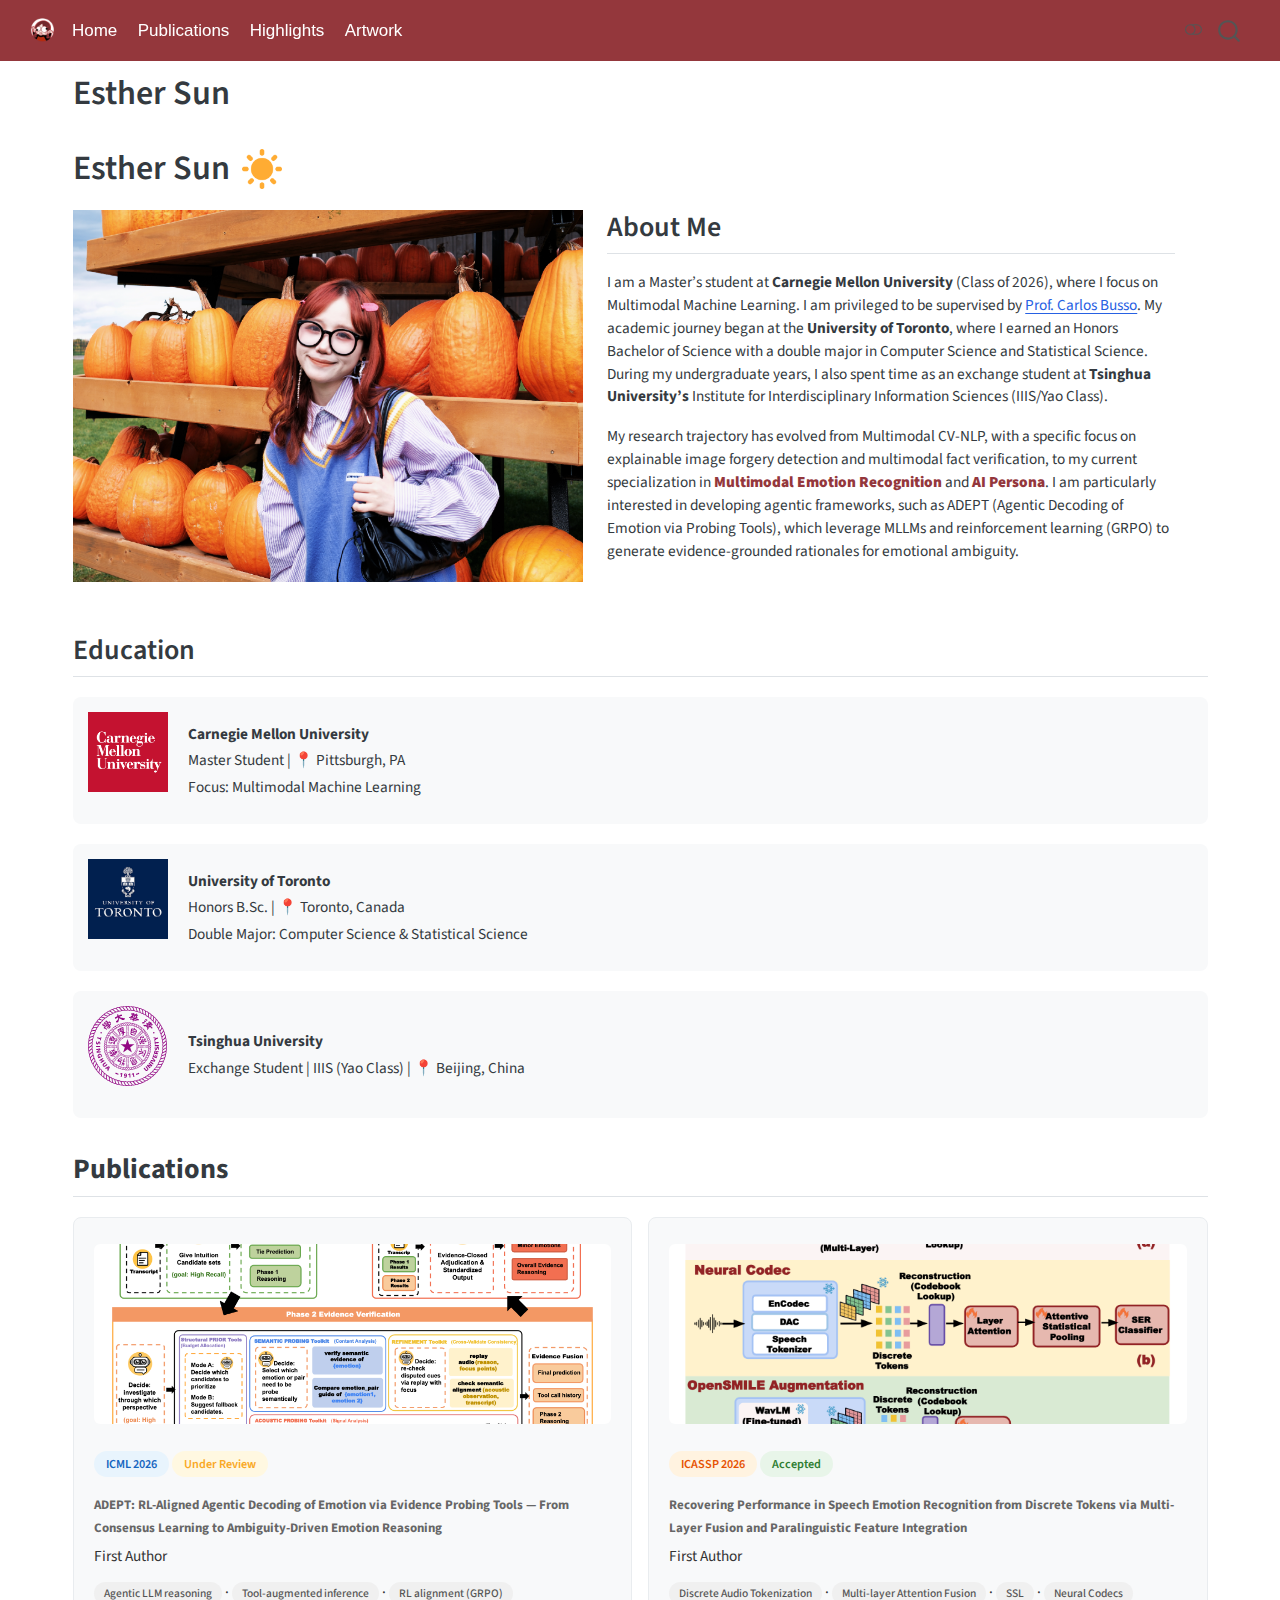
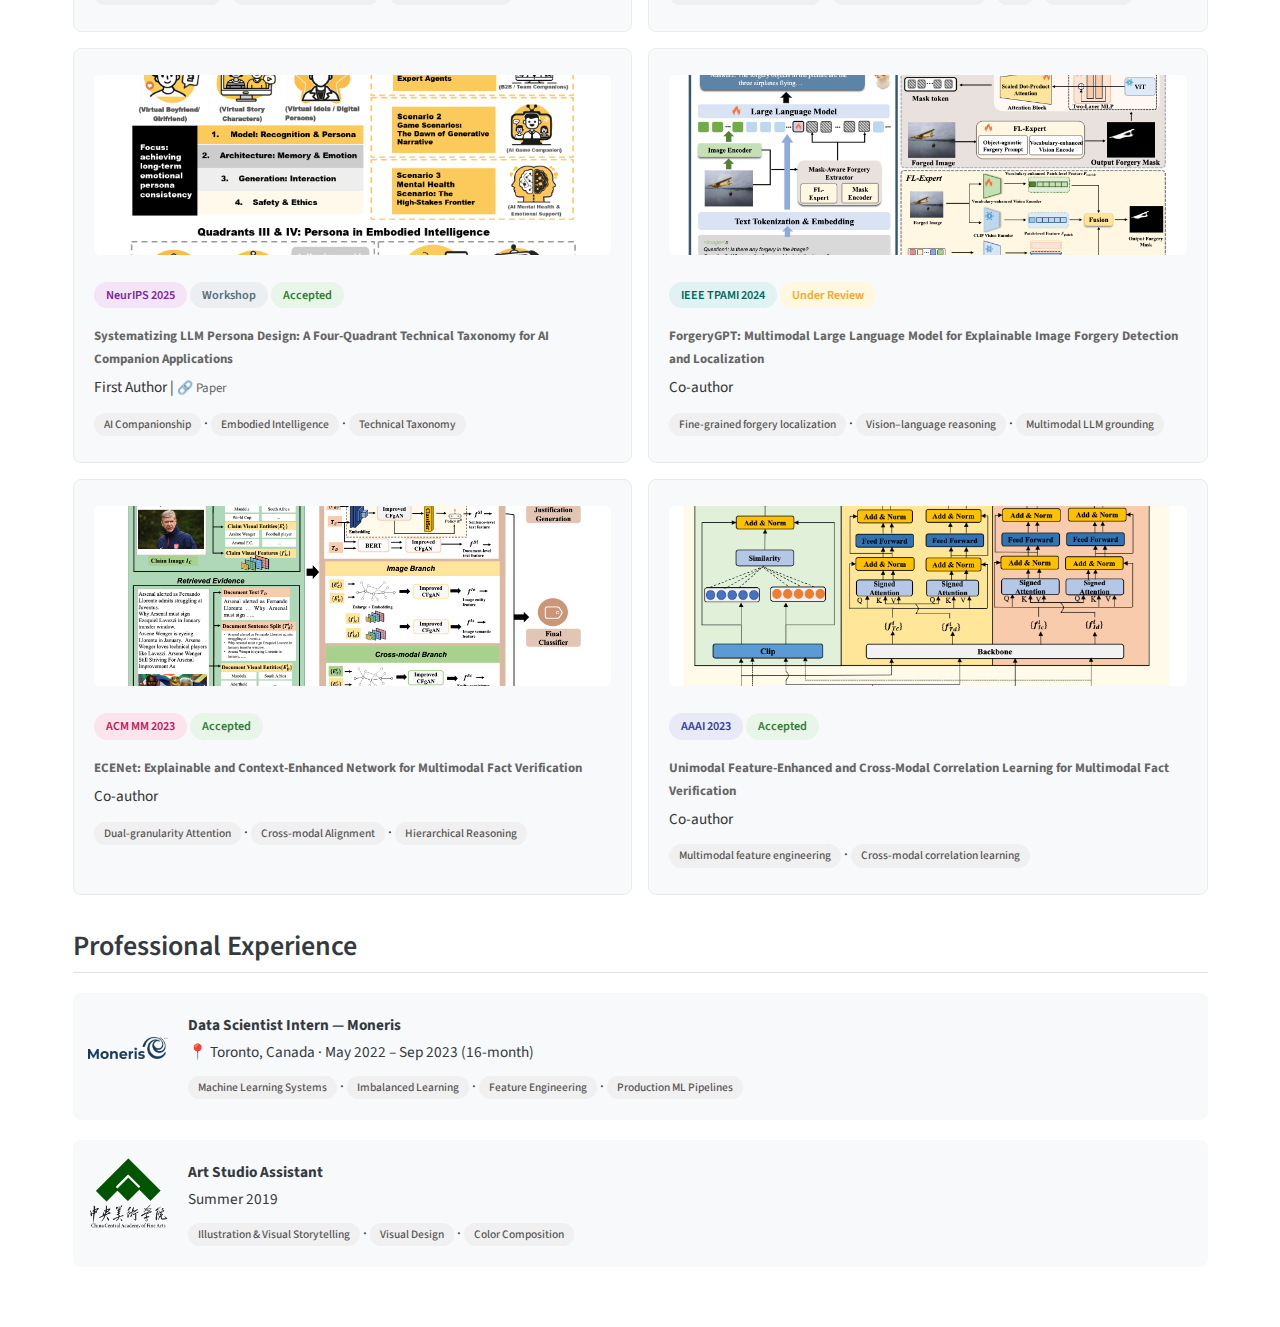
<file: docs/index.html>
<!DOCTYPE html>
<html xmlns="http://www.w3.org/1999/xhtml" lang="en" xml:lang="en"><head>

<meta charset="utf-8">
<meta name="generator" content="quarto-1.8.27">

<meta name="viewport" content="width=device-width, initial-scale=1.0, user-scalable=yes">


<title>Esther Sun</title>
<style>
code{white-space: pre-wrap;}
span.smallcaps{font-variant: small-caps;}
div.columns{display: flex; gap: min(4vw, 1.5em);}
div.column{flex: auto; overflow-x: auto;}
div.hanging-indent{margin-left: 1.5em; text-indent: -1.5em;}
ul.task-list{list-style: none;}
ul.task-list li input[type="checkbox"] {
  width: 0.8em;
  margin: 0 0.8em 0.2em -1em; /* quarto-specific, see https://github.com/quarto-dev/quarto-cli/issues/4556 */ 
  vertical-align: middle;
}
</style>


<script src="site_libs/quarto-nav/quarto-nav.js"></script>
<script src="site_libs/quarto-nav/headroom.min.js"></script>
<script src="site_libs/clipboard/clipboard.min.js"></script>
<script src="site_libs/quarto-search/autocomplete.umd.js"></script>
<script src="site_libs/quarto-search/fuse.min.js"></script>
<script src="site_libs/quarto-search/quarto-search.js"></script>
<meta name="quarto:offset" content="./">
<link href="./logos/Untitled_Artwork 26.png" rel="icon" type="image/png">
<script src="site_libs/quarto-html/quarto.js" type="module"></script>
<script src="site_libs/quarto-html/tabsets/tabsets.js" type="module"></script>
<script src="site_libs/quarto-html/axe/axe-check.js" type="module"></script>
<script src="site_libs/quarto-html/popper.min.js"></script>
<script src="site_libs/quarto-html/tippy.umd.min.js"></script>
<script src="site_libs/quarto-html/anchor.min.js"></script>
<link href="site_libs/quarto-html/tippy.css" rel="stylesheet">
<link href="site_libs/quarto-html/quarto-syntax-highlighting-ed96de9b727972fe78a7b5d16c58bf87.css" rel="stylesheet" class="quarto-color-scheme" id="quarto-text-highlighting-styles">
<link href="site_libs/quarto-html/quarto-syntax-highlighting-dark-4d9afe2b8d18ee9fa5d0d57b5ed4214d.css" rel="stylesheet" class="quarto-color-scheme quarto-color-alternate" id="quarto-text-highlighting-styles">
<link href="site_libs/quarto-html/quarto-syntax-highlighting-ed96de9b727972fe78a7b5d16c58bf87.css" rel="stylesheet" class="quarto-color-scheme-extra" id="quarto-text-highlighting-styles">
<script src="site_libs/bootstrap/bootstrap.min.js"></script>
<link href="site_libs/bootstrap/bootstrap-icons.css" rel="stylesheet">
<link href="site_libs/bootstrap/bootstrap-5b4ad623e5705c0698d39aec6f10cf02.min.css" rel="stylesheet" append-hash="true" class="quarto-color-scheme" id="quarto-bootstrap" data-mode="light">
<link href="site_libs/bootstrap/bootstrap-dark-0d4a9d19931feb4fee1ddab4b2489000.min.css" rel="stylesheet" append-hash="true" class="quarto-color-scheme quarto-color-alternate" id="quarto-bootstrap" data-mode="dark">
<link href="site_libs/bootstrap/bootstrap-5b4ad623e5705c0698d39aec6f10cf02.min.css" rel="stylesheet" append-hash="true" class="quarto-color-scheme-extra" id="quarto-bootstrap" data-mode="light">
<script id="quarto-search-options" type="application/json">{
  "location": "navbar",
  "copy-button": false,
  "collapse-after": 3,
  "panel-placement": "end",
  "type": "overlay",
  "limit": 50,
  "keyboard-shortcut": [
    "f",
    "/",
    "s"
  ],
  "show-item-context": false,
  "language": {
    "search-no-results-text": "No results",
    "search-matching-documents-text": "matching documents",
    "search-copy-link-title": "Copy link to search",
    "search-hide-matches-text": "Hide additional matches",
    "search-more-match-text": "more match in this document",
    "search-more-matches-text": "more matches in this document",
    "search-clear-button-title": "Clear",
    "search-text-placeholder": "",
    "search-detached-cancel-button-title": "Cancel",
    "search-submit-button-title": "Submit",
    "search-label": "Search"
  }
}</script>


<link rel="stylesheet" href="styles.css">
</head>

<body class="nav-fixed quarto-light"><script id="quarto-html-before-body" type="application/javascript">
    const toggleBodyColorMode = (bsSheetEl) => {
      const mode = bsSheetEl.getAttribute("data-mode");
      const bodyEl = window.document.querySelector("body");
      if (mode === "dark") {
        bodyEl.classList.add("quarto-dark");
        bodyEl.classList.remove("quarto-light");
      } else {
        bodyEl.classList.add("quarto-light");
        bodyEl.classList.remove("quarto-dark");
      }
    }
    const toggleBodyColorPrimary = () => {
      const bsSheetEl = window.document.querySelector("link#quarto-bootstrap:not([rel=disabled-stylesheet])");
      if (bsSheetEl) {
        toggleBodyColorMode(bsSheetEl);
      }
    }
    const setColorSchemeToggle = (alternate) => {
      const toggles = window.document.querySelectorAll('.quarto-color-scheme-toggle');
      for (let i=0; i < toggles.length; i++) {
        const toggle = toggles[i];
        if (toggle) {
          if (alternate) {
            toggle.classList.add("alternate");
          } else {
            toggle.classList.remove("alternate");
          }
        }
      }
    };
    const toggleColorMode = (alternate) => {
      // Switch the stylesheets
      const primaryStylesheets = window.document.querySelectorAll('link.quarto-color-scheme:not(.quarto-color-alternate)');
      const alternateStylesheets = window.document.querySelectorAll('link.quarto-color-scheme.quarto-color-alternate');
      manageTransitions('#quarto-margin-sidebar .nav-link', false);
      if (alternate) {
        // note: dark is layered on light, we don't disable primary!
        enableStylesheet(alternateStylesheets);
        for (const sheetNode of alternateStylesheets) {
          if (sheetNode.id === "quarto-bootstrap") {
            toggleBodyColorMode(sheetNode);
          }
        }
      } else {
        disableStylesheet(alternateStylesheets);
        enableStylesheet(primaryStylesheets)
        toggleBodyColorPrimary();
      }
      manageTransitions('#quarto-margin-sidebar .nav-link', true);
      // Switch the toggles
      setColorSchemeToggle(alternate)
      // Hack to workaround the fact that safari doesn't
      // properly recolor the scrollbar when toggling (#1455)
      if (navigator.userAgent.indexOf('Safari') > 0 && navigator.userAgent.indexOf('Chrome') == -1) {
        manageTransitions("body", false);
        window.scrollTo(0, 1);
        setTimeout(() => {
          window.scrollTo(0, 0);
          manageTransitions("body", true);
        }, 40);
      }
    }
    const disableStylesheet = (stylesheets) => {
      for (let i=0; i < stylesheets.length; i++) {
        const stylesheet = stylesheets[i];
        stylesheet.rel = 'disabled-stylesheet';
      }
    }
    const enableStylesheet = (stylesheets) => {
      for (let i=0; i < stylesheets.length; i++) {
        const stylesheet = stylesheets[i];
        if(stylesheet.rel !== 'stylesheet') { // for Chrome, which will still FOUC without this check
          stylesheet.rel = 'stylesheet';
        }
      }
    }
    const manageTransitions = (selector, allowTransitions) => {
      const els = window.document.querySelectorAll(selector);
      for (let i=0; i < els.length; i++) {
        const el = els[i];
        if (allowTransitions) {
          el.classList.remove('notransition');
        } else {
          el.classList.add('notransition');
        }
      }
    }
    const isFileUrl = () => {
      return window.location.protocol === 'file:';
    }
    const hasAlternateSentinel = () => {
      let styleSentinel = getColorSchemeSentinel();
      if (styleSentinel !== null) {
        return styleSentinel === "alternate";
      } else {
        return false;
      }
    }
    const setStyleSentinel = (alternate) => {
      const value = alternate ? "alternate" : "default";
      if (!isFileUrl()) {
        window.localStorage.setItem("quarto-color-scheme", value);
      } else {
        localAlternateSentinel = value;
      }
    }
    const getColorSchemeSentinel = () => {
      if (!isFileUrl()) {
        const storageValue = window.localStorage.getItem("quarto-color-scheme");
        return storageValue != null ? storageValue : localAlternateSentinel;
      } else {
        return localAlternateSentinel;
      }
    }
    const toggleGiscusIfUsed = (isAlternate, darkModeDefault) => {
      const baseTheme = document.querySelector('#giscus-base-theme')?.value ?? 'light';
      const alternateTheme = document.querySelector('#giscus-alt-theme')?.value ?? 'dark';
      let newTheme = '';
      if(authorPrefersDark) {
        newTheme = isAlternate ? baseTheme : alternateTheme;
      } else {
        newTheme = isAlternate ? alternateTheme : baseTheme;
      }
      const changeGiscusTheme = () => {
        // From: https://github.com/giscus/giscus/issues/336
        const sendMessage = (message) => {
          const iframe = document.querySelector('iframe.giscus-frame');
          if (!iframe) return;
          iframe.contentWindow.postMessage({ giscus: message }, 'https://giscus.app');
        }
        sendMessage({
          setConfig: {
            theme: newTheme
          }
        });
      }
      const isGiscussLoaded = window.document.querySelector('iframe.giscus-frame') !== null;
      if (isGiscussLoaded) {
        changeGiscusTheme();
      }
    };
    const authorPrefersDark = false;
    const darkModeDefault = authorPrefersDark;
      document.querySelector('link#quarto-text-highlighting-styles.quarto-color-scheme-extra').rel = 'disabled-stylesheet';
      document.querySelector('link#quarto-bootstrap.quarto-color-scheme-extra').rel = 'disabled-stylesheet';
    let localAlternateSentinel = darkModeDefault ? 'alternate' : 'default';
    // Dark / light mode switch
    window.quartoToggleColorScheme = () => {
      // Read the current dark / light value
      let toAlternate = !hasAlternateSentinel();
      toggleColorMode(toAlternate);
      setStyleSentinel(toAlternate);
      toggleGiscusIfUsed(toAlternate, darkModeDefault);
      window.dispatchEvent(new Event('resize'));
    };
    // Switch to dark mode if need be
    if (hasAlternateSentinel()) {
      toggleColorMode(true);
    } else {
      toggleColorMode(false);
    }
  </script>

<div id="quarto-search-results"></div>
  <header id="quarto-header" class="headroom fixed-top">
    <nav class="navbar navbar-expand-lg " data-bs-theme="dark">
      <div class="navbar-container container-fluid">
      <div class="navbar-brand-container mx-auto">
    <a href="./index.html" class="navbar-brand navbar-brand-logo">
    <img src="./logos/Untitled_Artwork 26.png" alt="" class="navbar-logo light-content">
    <img src="./logos/Untitled_Artwork 26.png" alt="" class="navbar-logo dark-content">
    </a>
  </div>
            <div id="quarto-search" class="" title="Search"></div>
          <button class="navbar-toggler" type="button" data-bs-toggle="collapse" data-bs-target="#navbarCollapse" aria-controls="navbarCollapse" role="menu" aria-expanded="false" aria-label="Toggle navigation" onclick="if (window.quartoToggleHeadroom) { window.quartoToggleHeadroom(); }">
  <span class="navbar-toggler-icon"></span>
</button>
          <div class="collapse navbar-collapse" id="navbarCollapse">
            <ul class="navbar-nav navbar-nav-scroll me-auto">
  <li class="nav-item">
    <a class="nav-link active" href="./index.html" aria-current="page"> 
<span class="menu-text">Home</span></a>
  </li>  
  <li class="nav-item">
    <a class="nav-link" href="./publications.html"> 
<span class="menu-text">Publications</span></a>
  </li>  
  <li class="nav-item">
    <a class="nav-link" href="./tsinghua.html"> 
<span class="menu-text">Highlights</span></a>
  </li>  
  <li class="nav-item">
    <a class="nav-link" href="./artwork.html"> 
<span class="menu-text">Artwork</span></a>
  </li>  
</ul>
          </div> <!-- /navcollapse -->
            <div class="quarto-navbar-tools">
  <a href="" class="quarto-color-scheme-toggle quarto-navigation-tool  px-1" onclick="window.quartoToggleColorScheme(); return false;" title="Toggle dark mode"><i class="bi"></i></a>
</div>
      </div> <!-- /container-fluid -->
    </nav>
</header>
<!-- content -->
<div id="quarto-content" class="quarto-container page-columns page-rows-contents page-layout-full page-navbar">
<!-- sidebar -->
<!-- margin-sidebar -->
    
<!-- main -->
<main class="content column-page" id="quarto-document-content">


<header id="title-block-header" class="quarto-title-block default">
<div class="quarto-title">
<h1 class="title">Esther Sun</h1>
</div>



<div class="quarto-title-meta column-page">

    
  
    
  </div>
  


</header>


<section id="esther-sun" class="level1 name-header">
<h1>Esther Sun <img src="logos/2600.png" class="name-icon img-fluid"></h1>
</section>
<div class="columns">
<div class="column" style="width:40%;">
<p><img src="ES.png" class="img-fluid"></p>
</div><div class="column" style="width:60%;">
<section id="about-me" class="level2">
<h2 class="anchored" data-anchor-id="about-me">About Me</h2>
<div class="about-text">
<p>I am a Master’s student at <strong>Carnegie Mellon University</strong> (Class of 2026), where I focus on Multimodal Machine Learning. I am privileged to be supervised by <a href="https://carlosbusso.com/">Prof.&nbsp;Carlos Busso</a>. My academic journey began at the <strong>University of Toronto</strong>, where I earned an Honors Bachelor of Science with a double major in Computer Science and Statistical Science. During my undergraduate years, I also spent time as an exchange student at <strong>Tsinghua University’s</strong> Institute for Interdisciplinary Information Sciences (IIIS/Yao Class).</p>
<p>My research trajectory has evolved from Multimodal CV-NLP, with a specific focus on explainable image forgery detection and multimodal fact verification, to my current specialization in <span class="highlight-bold"><strong>Multimodal Emotion Recognition</strong></span> and <span class="highlight-bold"><strong>AI Persona</strong></span>. I am particularly interested in developing agentic frameworks, such as ADEPT (Agentic Decoding of Emotion via Probing Tools), which leverage MLLMs and reinforcement learning (GRPO) to generate evidence-grounded rationales for emotional ambiguity.</p>
</div>
</section>
</div>
</div>
<section id="education" class="level2">
<h2 class="anchored" data-anchor-id="education">Education</h2>
<div class="education-container">
<div class="education-item">
<p><img src="logos/cmu.png" class="edu-logo img-fluid"></p>
<div class="edu-info">
<p><strong>Carnegie Mellon University</strong></p>
<p>Master Student | 📍 Pittsburgh, PA</p>
<p>Focus: Multimodal Machine Learning</p>
</div>
</div>
<div class="education-item">
<p><img src="logos/uoft.jpg" class="edu-logo img-fluid"></p>
<div class="edu-info">
<p><strong>University of Toronto</strong></p>
<p>Honors B.Sc. | 📍 Toronto, Canada</p>
<p>Double Major: Computer Science &amp; Statistical Science</p>
</div>
</div>
<div class="education-item">
<p><img src="logos/Tsinghua_University_Logo.svg" class="edu-logo img-fluid"></p>
<div class="edu-info">
<p><strong>Tsinghua University</strong></p>
<p>Exchange Student | IIIS (Yao Class) | 📍 Beijing, China</p>
</div>
</div>
</div>
</section>
<section id="publications" class="level2">
<h2 class="anchored" data-anchor-id="publications"><a href="publications.html"><strong>Publications</strong></a></h2>
<div class="publication-list">
<div class="pub-item">
<p><img src="paper_pics/ADEPT.png" class="pub-img img-fluid"></p>
<div class="pub-content">
<div class="pub-tags">
<p><span class="venue venue-icml">ICML 2026</span> <span class="status status-review">Under Review</span></p>
</div>
<p><a href="publications.html#adept"><strong>ADEPT: RL-Aligned Agentic Decoding of Emotion via Evidence Probing Tools — From Consensus Learning to Ambiguity-Driven Emotion Reasoning</strong></a></p>
<p>First Author</p>
<p><span class="keyword">Agentic LLM reasoning</span> · <span class="keyword">Tool-augmented inference</span> · <span class="keyword">RL alignment (GRPO)</span></p>
</div>
</div>
<div class="pub-item">
<p><img src="paper_pics/RECOVERING.png" class="pub-img img-fluid"></p>
<div class="pub-content">
<div class="pub-tags">
<p><span class="venue venue-icassp">ICASSP 2026</span> <span class="status status-accepted">Accepted</span></p>
</div>
<p><a href="publications.html#recovering"><strong>Recovering Performance in Speech Emotion Recognition from Discrete Tokens via Multi-Layer Fusion and Paralinguistic Feature Integration</strong></a></p>
<p>First Author</p>
<p><span class="keyword">Discrete Audio Tokenization</span> · <span class="keyword">Multi-layer Attention Fusion</span> · <span class="keyword">SSL</span> · <span class="keyword">Neural Codecs</span></p>
</div>
</div>
<div class="pub-item">
<p><img src="paper_pics/Systematizing.png" class="pub-img img-fluid"></p>
<div class="pub-content">
<div class="pub-tags">
<p><span class="venue venue-neurips">NeurIPS 2025</span> <span class="status status-workshop">Workshop</span> <span class="status status-accepted">Accepted</span></p>
</div>
<p><a href="publications.html#systematizing"><strong>Systematizing LLM Persona Design: A Four-Quadrant Technical Taxonomy for AI Companion Applications</strong></a></p>
<p>First Author | <a href="https://arxiv.org/abs/2511.02979">🔗 Paper</a></p>
<p><span class="keyword">AI Companionship</span> · <span class="keyword">Embodied Intelligence</span> · <span class="keyword">Technical Taxonomy</span></p>
</div>
</div>
<div class="pub-item">
<p><img src="paper_pics/ForgeryGPT.png" class="pub-img img-fluid"></p>
<div class="pub-content">
<div class="pub-tags">
<p><span class="venue venue-tpami">IEEE TPAMI 2024</span> <span class="status status-review">Under Review</span></p>
</div>
<p><a href="publications.html#forgerygpt"><strong>ForgeryGPT: Multimodal Large Language Model for Explainable Image Forgery Detection and Localization</strong></a></p>
<p>Co-author</p>
<p><span class="keyword">Fine-grained forgery localization</span> · <span class="keyword">Vision–language reasoning</span> · <span class="keyword">Multimodal LLM grounding</span></p>
</div>
</div>
<div class="pub-item">
<p><img src="paper_pics/ECENet.png" class="pub-img img-fluid"></p>
<div class="pub-content">
<div class="pub-tags">
<p><span class="venue venue-acm">ACM MM 2023</span> <span class="status status-accepted">Accepted</span></p>
</div>
<p><a href="publications.html#ecenet"><strong>ECENet: Explainable and Context-Enhanced Network for Multimodal Fact Verification</strong></a></p>
<p>Co-author</p>
<p><span class="keyword">Dual-granularity Attention</span> · <span class="keyword">Cross-modal Alignment</span> · <span class="keyword">Hierarchical Reasoning</span></p>
</div>
</div>
<div class="pub-item">
<p><img src="paper_pics/AAAI.png" class="pub-img img-fluid"></p>
<div class="pub-content">
<div class="pub-tags">
<p><span class="venue venue-aaai">AAAI 2023</span> <span class="status status-accepted">Accepted</span></p>
</div>
<p><a href="publications.html#aaai"><strong>Unimodal Feature-Enhanced and Cross-Modal Correlation Learning for Multimodal Fact Verification</strong></a></p>
<p>Co-author</p>
<p><span class="keyword">Multimodal feature engineering</span> · <span class="keyword">Cross-modal correlation learning</span></p>
</div>
</div>
</div>
</section>
<section id="professional-experience" class="level2">
<h2 class="anchored" data-anchor-id="professional-experience">Professional Experience</h2>
<div class="experience-container">
<div class="experience-item">
<p><img src="logos/Moneris-Logo-Navy-2025.png" class="exp-logo img-fluid"></p>
<div class="exp-info">
<p><strong>Data Scientist Intern — Moneris</strong></p>
<p>📍 Toronto, Canada · May 2022 – Sep 2023 (16-month)</p>
<p><span class="keyword">Machine Learning Systems</span> · <span class="keyword">Imbalanced Learning</span> · <span class="keyword">Feature Engineering</span> · <span class="keyword">Production ML Pipelines</span></p>
</div>
</div>
<div class="experience-item">
<p><img src="logos/China_Central_Academy_of_Fine_Arts_logo.png" class="exp-logo img-fluid"></p>
<div class="exp-info">
<p><strong>Art Studio Assistant</strong></p>
<p>Summer 2019</p>
<p><span class="keyword">Illustration &amp; Visual Storytelling</span> · <span class="keyword">Visual Design</span> · <span class="keyword">Color Composition</span></p>
</div>
</div>
</div>


</section>

</main> <!-- /main -->
<script id="quarto-html-after-body" type="application/javascript">
  window.document.addEventListener("DOMContentLoaded", function (event) {
    // Ensure there is a toggle, if there isn't float one in the top right
    if (window.document.querySelector('.quarto-color-scheme-toggle') === null) {
      const a = window.document.createElement('a');
      a.classList.add('top-right');
      a.classList.add('quarto-color-scheme-toggle');
      a.href = "";
      a.onclick = function() { try { window.quartoToggleColorScheme(); } catch {} return false; };
      const i = window.document.createElement("i");
      i.classList.add('bi');
      a.appendChild(i);
      window.document.body.appendChild(a);
    }
    setColorSchemeToggle(hasAlternateSentinel())
    const icon = "";
    const anchorJS = new window.AnchorJS();
    anchorJS.options = {
      placement: 'right',
      icon: icon
    };
    anchorJS.add('.anchored');
    const isCodeAnnotation = (el) => {
      for (const clz of el.classList) {
        if (clz.startsWith('code-annotation-')) {                     
          return true;
        }
      }
      return false;
    }
    const onCopySuccess = function(e) {
      // button target
      const button = e.trigger;
      // don't keep focus
      button.blur();
      // flash "checked"
      button.classList.add('code-copy-button-checked');
      var currentTitle = button.getAttribute("title");
      button.setAttribute("title", "Copied!");
      let tooltip;
      if (window.bootstrap) {
        button.setAttribute("data-bs-toggle", "tooltip");
        button.setAttribute("data-bs-placement", "left");
        button.setAttribute("data-bs-title", "Copied!");
        tooltip = new bootstrap.Tooltip(button, 
          { trigger: "manual", 
            customClass: "code-copy-button-tooltip",
            offset: [0, -8]});
        tooltip.show();    
      }
      setTimeout(function() {
        if (tooltip) {
          tooltip.hide();
          button.removeAttribute("data-bs-title");
          button.removeAttribute("data-bs-toggle");
          button.removeAttribute("data-bs-placement");
        }
        button.setAttribute("title", currentTitle);
        button.classList.remove('code-copy-button-checked');
      }, 1000);
      // clear code selection
      e.clearSelection();
    }
    const getTextToCopy = function(trigger) {
      const outerScaffold = trigger.parentElement.cloneNode(true);
      const codeEl = outerScaffold.querySelector('code');
      for (const childEl of codeEl.children) {
        if (isCodeAnnotation(childEl)) {
          childEl.remove();
        }
      }
      return codeEl.innerText;
    }
    const clipboard = new window.ClipboardJS('.code-copy-button:not([data-in-quarto-modal])', {
      text: getTextToCopy
    });
    clipboard.on('success', onCopySuccess);
    if (window.document.getElementById('quarto-embedded-source-code-modal')) {
      const clipboardModal = new window.ClipboardJS('.code-copy-button[data-in-quarto-modal]', {
        text: getTextToCopy,
        container: window.document.getElementById('quarto-embedded-source-code-modal')
      });
      clipboardModal.on('success', onCopySuccess);
    }
      var localhostRegex = new RegExp(/^(?:http|https):\/\/localhost\:?[0-9]*\//);
      var mailtoRegex = new RegExp(/^mailto:/);
        var filterRegex = new RegExp('/' + window.location.host + '/');
      var isInternal = (href) => {
          return filterRegex.test(href) || localhostRegex.test(href) || mailtoRegex.test(href);
      }
      // Inspect non-navigation links and adorn them if external
     var links = window.document.querySelectorAll('a[href]:not(.nav-link):not(.navbar-brand):not(.toc-action):not(.sidebar-link):not(.sidebar-item-toggle):not(.pagination-link):not(.no-external):not([aria-hidden]):not(.dropdown-item):not(.quarto-navigation-tool):not(.about-link)');
      for (var i=0; i<links.length; i++) {
        const link = links[i];
        if (!isInternal(link.href)) {
          // undo the damage that might have been done by quarto-nav.js in the case of
          // links that we want to consider external
          if (link.dataset.originalHref !== undefined) {
            link.href = link.dataset.originalHref;
          }
        }
      }
    function tippyHover(el, contentFn, onTriggerFn, onUntriggerFn) {
      const config = {
        allowHTML: true,
        maxWidth: 500,
        delay: 100,
        arrow: false,
        appendTo: function(el) {
            return el.parentElement;
        },
        interactive: true,
        interactiveBorder: 10,
        theme: 'quarto',
        placement: 'bottom-start',
      };
      if (contentFn) {
        config.content = contentFn;
      }
      if (onTriggerFn) {
        config.onTrigger = onTriggerFn;
      }
      if (onUntriggerFn) {
        config.onUntrigger = onUntriggerFn;
      }
      window.tippy(el, config); 
    }
    const noterefs = window.document.querySelectorAll('a[role="doc-noteref"]');
    for (var i=0; i<noterefs.length; i++) {
      const ref = noterefs[i];
      tippyHover(ref, function() {
        // use id or data attribute instead here
        let href = ref.getAttribute('data-footnote-href') || ref.getAttribute('href');
        try { href = new URL(href).hash; } catch {}
        const id = href.replace(/^#\/?/, "");
        const note = window.document.getElementById(id);
        if (note) {
          return note.innerHTML;
        } else {
          return "";
        }
      });
    }
    const xrefs = window.document.querySelectorAll('a.quarto-xref');
    const processXRef = (id, note) => {
      // Strip column container classes
      const stripColumnClz = (el) => {
        el.classList.remove("page-full", "page-columns");
        if (el.children) {
          for (const child of el.children) {
            stripColumnClz(child);
          }
        }
      }
      stripColumnClz(note)
      if (id === null || id.startsWith('sec-')) {
        // Special case sections, only their first couple elements
        const container = document.createElement("div");
        if (note.children && note.children.length > 2) {
          container.appendChild(note.children[0].cloneNode(true));
          for (let i = 1; i < note.children.length; i++) {
            const child = note.children[i];
            if (child.tagName === "P" && child.innerText === "") {
              continue;
            } else {
              container.appendChild(child.cloneNode(true));
              break;
            }
          }
          if (window.Quarto?.typesetMath) {
            window.Quarto.typesetMath(container);
          }
          return container.innerHTML
        } else {
          if (window.Quarto?.typesetMath) {
            window.Quarto.typesetMath(note);
          }
          return note.innerHTML;
        }
      } else {
        // Remove any anchor links if they are present
        const anchorLink = note.querySelector('a.anchorjs-link');
        if (anchorLink) {
          anchorLink.remove();
        }
        if (window.Quarto?.typesetMath) {
          window.Quarto.typesetMath(note);
        }
        if (note.classList.contains("callout")) {
          return note.outerHTML;
        } else {
          return note.innerHTML;
        }
      }
    }
    for (var i=0; i<xrefs.length; i++) {
      const xref = xrefs[i];
      tippyHover(xref, undefined, function(instance) {
        instance.disable();
        let url = xref.getAttribute('href');
        let hash = undefined; 
        if (url.startsWith('#')) {
          hash = url;
        } else {
          try { hash = new URL(url).hash; } catch {}
        }
        if (hash) {
          const id = hash.replace(/^#\/?/, "");
          const note = window.document.getElementById(id);
          if (note !== null) {
            try {
              const html = processXRef(id, note.cloneNode(true));
              instance.setContent(html);
            } finally {
              instance.enable();
              instance.show();
            }
          } else {
            // See if we can fetch this
            fetch(url.split('#')[0])
            .then(res => res.text())
            .then(html => {
              const parser = new DOMParser();
              const htmlDoc = parser.parseFromString(html, "text/html");
              const note = htmlDoc.getElementById(id);
              if (note !== null) {
                const html = processXRef(id, note);
                instance.setContent(html);
              } 
            }).finally(() => {
              instance.enable();
              instance.show();
            });
          }
        } else {
          // See if we can fetch a full url (with no hash to target)
          // This is a special case and we should probably do some content thinning / targeting
          fetch(url)
          .then(res => res.text())
          .then(html => {
            const parser = new DOMParser();
            const htmlDoc = parser.parseFromString(html, "text/html");
            const note = htmlDoc.querySelector('main.content');
            if (note !== null) {
              // This should only happen for chapter cross references
              // (since there is no id in the URL)
              // remove the first header
              if (note.children.length > 0 && note.children[0].tagName === "HEADER") {
                note.children[0].remove();
              }
              const html = processXRef(null, note);
              instance.setContent(html);
            } 
          }).finally(() => {
            instance.enable();
            instance.show();
          });
        }
      }, function(instance) {
      });
    }
        let selectedAnnoteEl;
        const selectorForAnnotation = ( cell, annotation) => {
          let cellAttr = 'data-code-cell="' + cell + '"';
          let lineAttr = 'data-code-annotation="' +  annotation + '"';
          const selector = 'span[' + cellAttr + '][' + lineAttr + ']';
          return selector;
        }
        const selectCodeLines = (annoteEl) => {
          const doc = window.document;
          const targetCell = annoteEl.getAttribute("data-target-cell");
          const targetAnnotation = annoteEl.getAttribute("data-target-annotation");
          const annoteSpan = window.document.querySelector(selectorForAnnotation(targetCell, targetAnnotation));
          const lines = annoteSpan.getAttribute("data-code-lines").split(",");
          const lineIds = lines.map((line) => {
            return targetCell + "-" + line;
          })
          let top = null;
          let height = null;
          let parent = null;
          if (lineIds.length > 0) {
              //compute the position of the single el (top and bottom and make a div)
              const el = window.document.getElementById(lineIds[0]);
              top = el.offsetTop;
              height = el.offsetHeight;
              parent = el.parentElement.parentElement;
            if (lineIds.length > 1) {
              const lastEl = window.document.getElementById(lineIds[lineIds.length - 1]);
              const bottom = lastEl.offsetTop + lastEl.offsetHeight;
              height = bottom - top;
            }
            if (top !== null && height !== null && parent !== null) {
              // cook up a div (if necessary) and position it 
              let div = window.document.getElementById("code-annotation-line-highlight");
              if (div === null) {
                div = window.document.createElement("div");
                div.setAttribute("id", "code-annotation-line-highlight");
                div.style.position = 'absolute';
                parent.appendChild(div);
              }
              div.style.top = top - 2 + "px";
              div.style.height = height + 4 + "px";
              div.style.left = 0;
              let gutterDiv = window.document.getElementById("code-annotation-line-highlight-gutter");
              if (gutterDiv === null) {
                gutterDiv = window.document.createElement("div");
                gutterDiv.setAttribute("id", "code-annotation-line-highlight-gutter");
                gutterDiv.style.position = 'absolute';
                const codeCell = window.document.getElementById(targetCell);
                const gutter = codeCell.querySelector('.code-annotation-gutter');
                gutter.appendChild(gutterDiv);
              }
              gutterDiv.style.top = top - 2 + "px";
              gutterDiv.style.height = height + 4 + "px";
            }
            selectedAnnoteEl = annoteEl;
          }
        };
        const unselectCodeLines = () => {
          const elementsIds = ["code-annotation-line-highlight", "code-annotation-line-highlight-gutter"];
          elementsIds.forEach((elId) => {
            const div = window.document.getElementById(elId);
            if (div) {
              div.remove();
            }
          });
          selectedAnnoteEl = undefined;
        };
          // Handle positioning of the toggle
      window.addEventListener(
        "resize",
        throttle(() => {
          elRect = undefined;
          if (selectedAnnoteEl) {
            selectCodeLines(selectedAnnoteEl);
          }
        }, 10)
      );
      function throttle(fn, ms) {
      let throttle = false;
      let timer;
        return (...args) => {
          if(!throttle) { // first call gets through
              fn.apply(this, args);
              throttle = true;
          } else { // all the others get throttled
              if(timer) clearTimeout(timer); // cancel #2
              timer = setTimeout(() => {
                fn.apply(this, args);
                timer = throttle = false;
              }, ms);
          }
        };
      }
        // Attach click handler to the DT
        const annoteDls = window.document.querySelectorAll('dt[data-target-cell]');
        for (const annoteDlNode of annoteDls) {
          annoteDlNode.addEventListener('click', (event) => {
            const clickedEl = event.target;
            if (clickedEl !== selectedAnnoteEl) {
              unselectCodeLines();
              const activeEl = window.document.querySelector('dt[data-target-cell].code-annotation-active');
              if (activeEl) {
                activeEl.classList.remove('code-annotation-active');
              }
              selectCodeLines(clickedEl);
              clickedEl.classList.add('code-annotation-active');
            } else {
              // Unselect the line
              unselectCodeLines();
              clickedEl.classList.remove('code-annotation-active');
            }
          });
        }
    const findCites = (el) => {
      const parentEl = el.parentElement;
      if (parentEl) {
        const cites = parentEl.dataset.cites;
        if (cites) {
          return {
            el,
            cites: cites.split(' ')
          };
        } else {
          return findCites(el.parentElement)
        }
      } else {
        return undefined;
      }
    };
    var bibliorefs = window.document.querySelectorAll('a[role="doc-biblioref"]');
    for (var i=0; i<bibliorefs.length; i++) {
      const ref = bibliorefs[i];
      const citeInfo = findCites(ref);
      if (citeInfo) {
        tippyHover(citeInfo.el, function() {
          var popup = window.document.createElement('div');
          citeInfo.cites.forEach(function(cite) {
            var citeDiv = window.document.createElement('div');
            citeDiv.classList.add('hanging-indent');
            citeDiv.classList.add('csl-entry');
            var biblioDiv = window.document.getElementById('ref-' + cite);
            if (biblioDiv) {
              citeDiv.innerHTML = biblioDiv.innerHTML;
            }
            popup.appendChild(citeDiv);
          });
          return popup.innerHTML;
        });
      }
    }
  });
  </script>
</div> <!-- /content -->




</body></html>
</file>
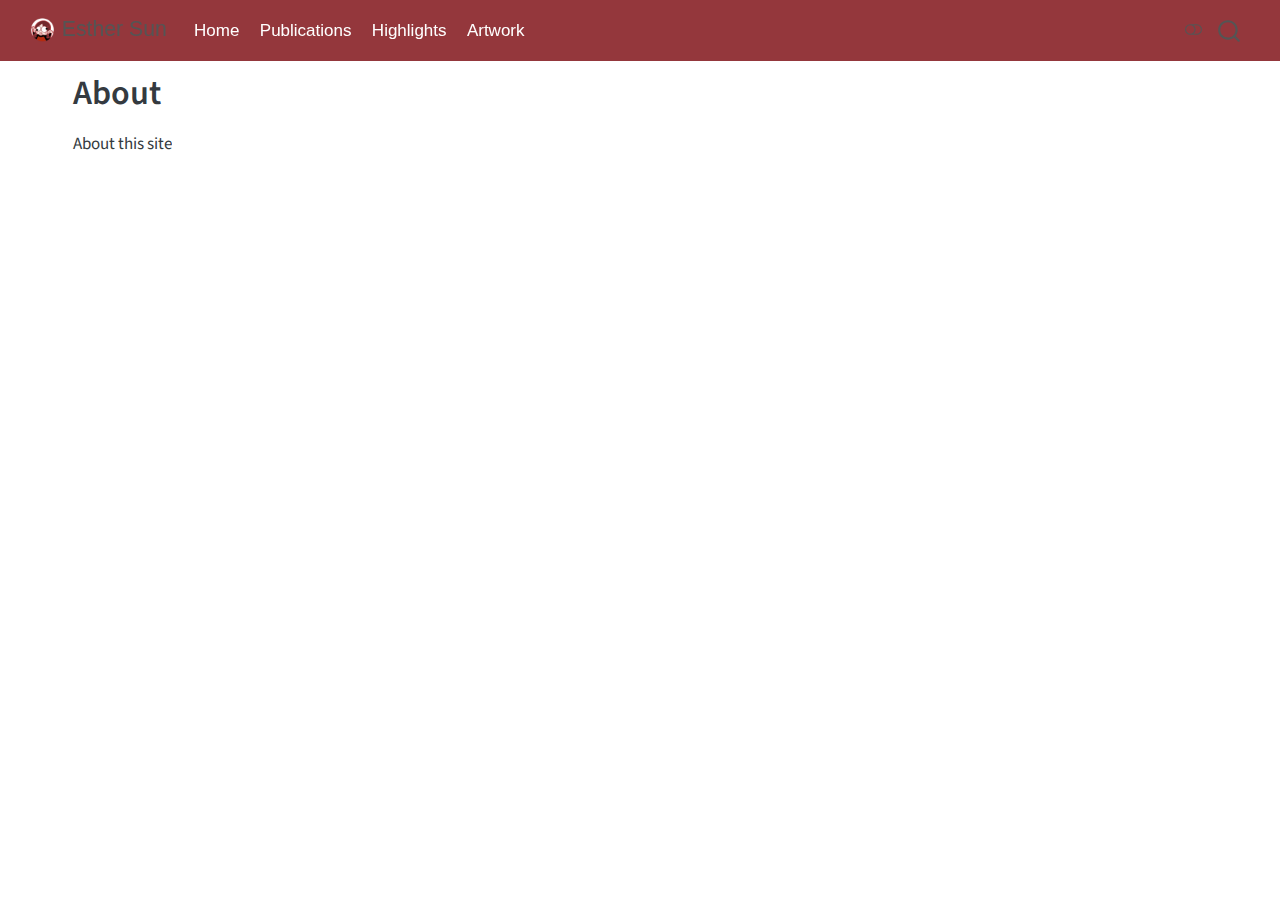
<file: docs/about.html>
<!DOCTYPE html>
<html xmlns="http://www.w3.org/1999/xhtml" lang="en" xml:lang="en"><head>

<meta charset="utf-8">
<meta name="generator" content="quarto-1.8.27">

<meta name="viewport" content="width=device-width, initial-scale=1.0, user-scalable=yes">


<title>About – Esther Sun</title>
<style>
code{white-space: pre-wrap;}
span.smallcaps{font-variant: small-caps;}
div.columns{display: flex; gap: min(4vw, 1.5em);}
div.column{flex: auto; overflow-x: auto;}
div.hanging-indent{margin-left: 1.5em; text-indent: -1.5em;}
ul.task-list{list-style: none;}
ul.task-list li input[type="checkbox"] {
  width: 0.8em;
  margin: 0 0.8em 0.2em -1em; /* quarto-specific, see https://github.com/quarto-dev/quarto-cli/issues/4556 */ 
  vertical-align: middle;
}
</style>


<script src="site_libs/quarto-nav/quarto-nav.js"></script>
<script src="site_libs/quarto-nav/headroom.min.js"></script>
<script src="site_libs/clipboard/clipboard.min.js"></script>
<script src="site_libs/quarto-search/autocomplete.umd.js"></script>
<script src="site_libs/quarto-search/fuse.min.js"></script>
<script src="site_libs/quarto-search/quarto-search.js"></script>
<meta name="quarto:offset" content="./">
<link href="./logos/Untitled_Artwork 26.png" rel="icon" type="image/png">
<script src="site_libs/quarto-html/quarto.js" type="module"></script>
<script src="site_libs/quarto-html/tabsets/tabsets.js" type="module"></script>
<script src="site_libs/quarto-html/axe/axe-check.js" type="module"></script>
<script src="site_libs/quarto-html/popper.min.js"></script>
<script src="site_libs/quarto-html/tippy.umd.min.js"></script>
<script src="site_libs/quarto-html/anchor.min.js"></script>
<link href="site_libs/quarto-html/tippy.css" rel="stylesheet">
<link href="site_libs/quarto-html/quarto-syntax-highlighting-ed96de9b727972fe78a7b5d16c58bf87.css" rel="stylesheet" class="quarto-color-scheme" id="quarto-text-highlighting-styles">
<link href="site_libs/quarto-html/quarto-syntax-highlighting-dark-4d9afe2b8d18ee9fa5d0d57b5ed4214d.css" rel="stylesheet" class="quarto-color-scheme quarto-color-alternate" id="quarto-text-highlighting-styles">
<link href="site_libs/quarto-html/quarto-syntax-highlighting-ed96de9b727972fe78a7b5d16c58bf87.css" rel="stylesheet" class="quarto-color-scheme-extra" id="quarto-text-highlighting-styles">
<script src="site_libs/bootstrap/bootstrap.min.js"></script>
<link href="site_libs/bootstrap/bootstrap-icons.css" rel="stylesheet">
<link href="site_libs/bootstrap/bootstrap-5b4ad623e5705c0698d39aec6f10cf02.min.css" rel="stylesheet" append-hash="true" class="quarto-color-scheme" id="quarto-bootstrap" data-mode="light">
<link href="site_libs/bootstrap/bootstrap-dark-0d4a9d19931feb4fee1ddab4b2489000.min.css" rel="stylesheet" append-hash="true" class="quarto-color-scheme quarto-color-alternate" id="quarto-bootstrap" data-mode="dark">
<link href="site_libs/bootstrap/bootstrap-5b4ad623e5705c0698d39aec6f10cf02.min.css" rel="stylesheet" append-hash="true" class="quarto-color-scheme-extra" id="quarto-bootstrap" data-mode="light">
<script id="quarto-search-options" type="application/json">{
  "location": "navbar",
  "copy-button": false,
  "collapse-after": 3,
  "panel-placement": "end",
  "type": "overlay",
  "limit": 50,
  "keyboard-shortcut": [
    "f",
    "/",
    "s"
  ],
  "show-item-context": false,
  "language": {
    "search-no-results-text": "No results",
    "search-matching-documents-text": "matching documents",
    "search-copy-link-title": "Copy link to search",
    "search-hide-matches-text": "Hide additional matches",
    "search-more-match-text": "more match in this document",
    "search-more-matches-text": "more matches in this document",
    "search-clear-button-title": "Clear",
    "search-text-placeholder": "",
    "search-detached-cancel-button-title": "Cancel",
    "search-submit-button-title": "Submit",
    "search-label": "Search"
  }
}</script>


<link rel="stylesheet" href="styles.css">
<meta property="og:title" content="About – Esther Sun">
<meta property="og:description" content="Esther Sun - Master’s student at Carnegie Mellon University, specializing in Multimodal Machine Learning, Emotion Recognition, and AI Persona research.">
<meta property="og:site_name" content="Esther Sun">
<meta name="twitter:title" content="About – Esther Sun">
<meta name="twitter:description" content="Esther Sun - Master’s student at Carnegie Mellon University, specializing in Multimodal Machine Learning, Emotion Recognition, and AI Persona research.">
<meta name="twitter:card" content="summary">
</head>

<body class="nav-fixed quarto-light"><script id="quarto-html-before-body" type="application/javascript">
    const toggleBodyColorMode = (bsSheetEl) => {
      const mode = bsSheetEl.getAttribute("data-mode");
      const bodyEl = window.document.querySelector("body");
      if (mode === "dark") {
        bodyEl.classList.add("quarto-dark");
        bodyEl.classList.remove("quarto-light");
      } else {
        bodyEl.classList.add("quarto-light");
        bodyEl.classList.remove("quarto-dark");
      }
    }
    const toggleBodyColorPrimary = () => {
      const bsSheetEl = window.document.querySelector("link#quarto-bootstrap:not([rel=disabled-stylesheet])");
      if (bsSheetEl) {
        toggleBodyColorMode(bsSheetEl);
      }
    }
    const setColorSchemeToggle = (alternate) => {
      const toggles = window.document.querySelectorAll('.quarto-color-scheme-toggle');
      for (let i=0; i < toggles.length; i++) {
        const toggle = toggles[i];
        if (toggle) {
          if (alternate) {
            toggle.classList.add("alternate");
          } else {
            toggle.classList.remove("alternate");
          }
        }
      }
    };
    const toggleColorMode = (alternate) => {
      // Switch the stylesheets
      const primaryStylesheets = window.document.querySelectorAll('link.quarto-color-scheme:not(.quarto-color-alternate)');
      const alternateStylesheets = window.document.querySelectorAll('link.quarto-color-scheme.quarto-color-alternate');
      manageTransitions('#quarto-margin-sidebar .nav-link', false);
      if (alternate) {
        // note: dark is layered on light, we don't disable primary!
        enableStylesheet(alternateStylesheets);
        for (const sheetNode of alternateStylesheets) {
          if (sheetNode.id === "quarto-bootstrap") {
            toggleBodyColorMode(sheetNode);
          }
        }
      } else {
        disableStylesheet(alternateStylesheets);
        enableStylesheet(primaryStylesheets)
        toggleBodyColorPrimary();
      }
      manageTransitions('#quarto-margin-sidebar .nav-link', true);
      // Switch the toggles
      setColorSchemeToggle(alternate)
      // Hack to workaround the fact that safari doesn't
      // properly recolor the scrollbar when toggling (#1455)
      if (navigator.userAgent.indexOf('Safari') > 0 && navigator.userAgent.indexOf('Chrome') == -1) {
        manageTransitions("body", false);
        window.scrollTo(0, 1);
        setTimeout(() => {
          window.scrollTo(0, 0);
          manageTransitions("body", true);
        }, 40);
      }
    }
    const disableStylesheet = (stylesheets) => {
      for (let i=0; i < stylesheets.length; i++) {
        const stylesheet = stylesheets[i];
        stylesheet.rel = 'disabled-stylesheet';
      }
    }
    const enableStylesheet = (stylesheets) => {
      for (let i=0; i < stylesheets.length; i++) {
        const stylesheet = stylesheets[i];
        if(stylesheet.rel !== 'stylesheet') { // for Chrome, which will still FOUC without this check
          stylesheet.rel = 'stylesheet';
        }
      }
    }
    const manageTransitions = (selector, allowTransitions) => {
      const els = window.document.querySelectorAll(selector);
      for (let i=0; i < els.length; i++) {
        const el = els[i];
        if (allowTransitions) {
          el.classList.remove('notransition');
        } else {
          el.classList.add('notransition');
        }
      }
    }
    const isFileUrl = () => {
      return window.location.protocol === 'file:';
    }
    const hasAlternateSentinel = () => {
      let styleSentinel = getColorSchemeSentinel();
      if (styleSentinel !== null) {
        return styleSentinel === "alternate";
      } else {
        return false;
      }
    }
    const setStyleSentinel = (alternate) => {
      const value = alternate ? "alternate" : "default";
      if (!isFileUrl()) {
        window.localStorage.setItem("quarto-color-scheme", value);
      } else {
        localAlternateSentinel = value;
      }
    }
    const getColorSchemeSentinel = () => {
      if (!isFileUrl()) {
        const storageValue = window.localStorage.getItem("quarto-color-scheme");
        return storageValue != null ? storageValue : localAlternateSentinel;
      } else {
        return localAlternateSentinel;
      }
    }
    const toggleGiscusIfUsed = (isAlternate, darkModeDefault) => {
      const baseTheme = document.querySelector('#giscus-base-theme')?.value ?? 'light';
      const alternateTheme = document.querySelector('#giscus-alt-theme')?.value ?? 'dark';
      let newTheme = '';
      if(authorPrefersDark) {
        newTheme = isAlternate ? baseTheme : alternateTheme;
      } else {
        newTheme = isAlternate ? alternateTheme : baseTheme;
      }
      const changeGiscusTheme = () => {
        // From: https://github.com/giscus/giscus/issues/336
        const sendMessage = (message) => {
          const iframe = document.querySelector('iframe.giscus-frame');
          if (!iframe) return;
          iframe.contentWindow.postMessage({ giscus: message }, 'https://giscus.app');
        }
        sendMessage({
          setConfig: {
            theme: newTheme
          }
        });
      }
      const isGiscussLoaded = window.document.querySelector('iframe.giscus-frame') !== null;
      if (isGiscussLoaded) {
        changeGiscusTheme();
      }
    };
    const authorPrefersDark = false;
    const darkModeDefault = authorPrefersDark;
      document.querySelector('link#quarto-text-highlighting-styles.quarto-color-scheme-extra').rel = 'disabled-stylesheet';
      document.querySelector('link#quarto-bootstrap.quarto-color-scheme-extra').rel = 'disabled-stylesheet';
    let localAlternateSentinel = darkModeDefault ? 'alternate' : 'default';
    // Dark / light mode switch
    window.quartoToggleColorScheme = () => {
      // Read the current dark / light value
      let toAlternate = !hasAlternateSentinel();
      toggleColorMode(toAlternate);
      setStyleSentinel(toAlternate);
      toggleGiscusIfUsed(toAlternate, darkModeDefault);
      window.dispatchEvent(new Event('resize'));
    };
    // Switch to dark mode if need be
    if (hasAlternateSentinel()) {
      toggleColorMode(true);
    } else {
      toggleColorMode(false);
    }
  </script>

<div id="quarto-search-results"></div>
  <header id="quarto-header" class="headroom fixed-top">
    <nav class="navbar navbar-expand-lg " data-bs-theme="dark">
      <div class="navbar-container container-fluid">
      <div class="navbar-brand-container mx-auto">
    <a href="./index.html" class="navbar-brand navbar-brand-logo">
    <img src="./logos/Untitled_Artwork 26.png" alt="" class="navbar-logo light-content">
    <img src="./logos/Untitled_Artwork 26.png" alt="" class="navbar-logo dark-content">
    </a>
    <a class="navbar-brand" href="./index.html">
    <span class="navbar-title">Esther Sun</span>
    </a>
  </div>
            <div id="quarto-search" class="" title="Search"></div>
          <button class="navbar-toggler" type="button" data-bs-toggle="collapse" data-bs-target="#navbarCollapse" aria-controls="navbarCollapse" role="menu" aria-expanded="false" aria-label="Toggle navigation" onclick="if (window.quartoToggleHeadroom) { window.quartoToggleHeadroom(); }">
  <span class="navbar-toggler-icon"></span>
</button>
          <div class="collapse navbar-collapse" id="navbarCollapse">
            <ul class="navbar-nav navbar-nav-scroll me-auto">
  <li class="nav-item">
    <a class="nav-link" href="./index.html"> 
<span class="menu-text">Home</span></a>
  </li>  
  <li class="nav-item">
    <a class="nav-link" href="./publications.html"> 
<span class="menu-text">Publications</span></a>
  </li>  
  <li class="nav-item">
    <a class="nav-link" href="./tsinghua.html"> 
<span class="menu-text">Highlights</span></a>
  </li>  
  <li class="nav-item">
    <a class="nav-link" href="./artwork.html"> 
<span class="menu-text">Artwork</span></a>
  </li>  
</ul>
          </div> <!-- /navcollapse -->
            <div class="quarto-navbar-tools">
  <a href="" class="quarto-color-scheme-toggle quarto-navigation-tool  px-1" onclick="window.quartoToggleColorScheme(); return false;" title="Toggle dark mode"><i class="bi"></i></a>
</div>
      </div> <!-- /container-fluid -->
    </nav>
</header>
<!-- content -->
<div id="quarto-content" class="quarto-container page-columns page-rows-contents page-layout-full page-navbar">
<!-- sidebar -->
<!-- margin-sidebar -->
    
<!-- main -->
<main class="content column-page" id="quarto-document-content">


<header id="title-block-header" class="quarto-title-block default">
<div class="quarto-title">
<h1 class="title">About</h1>
</div>



<div class="quarto-title-meta column-page">

    
  
    
  </div>
  


</header>


<p>About this site</p>



</main> <!-- /main -->
<script id="quarto-html-after-body" type="application/javascript">
  window.document.addEventListener("DOMContentLoaded", function (event) {
    // Ensure there is a toggle, if there isn't float one in the top right
    if (window.document.querySelector('.quarto-color-scheme-toggle') === null) {
      const a = window.document.createElement('a');
      a.classList.add('top-right');
      a.classList.add('quarto-color-scheme-toggle');
      a.href = "";
      a.onclick = function() { try { window.quartoToggleColorScheme(); } catch {} return false; };
      const i = window.document.createElement("i");
      i.classList.add('bi');
      a.appendChild(i);
      window.document.body.appendChild(a);
    }
    setColorSchemeToggle(hasAlternateSentinel())
    const icon = "";
    const anchorJS = new window.AnchorJS();
    anchorJS.options = {
      placement: 'right',
      icon: icon
    };
    anchorJS.add('.anchored');
    const isCodeAnnotation = (el) => {
      for (const clz of el.classList) {
        if (clz.startsWith('code-annotation-')) {                     
          return true;
        }
      }
      return false;
    }
    const onCopySuccess = function(e) {
      // button target
      const button = e.trigger;
      // don't keep focus
      button.blur();
      // flash "checked"
      button.classList.add('code-copy-button-checked');
      var currentTitle = button.getAttribute("title");
      button.setAttribute("title", "Copied!");
      let tooltip;
      if (window.bootstrap) {
        button.setAttribute("data-bs-toggle", "tooltip");
        button.setAttribute("data-bs-placement", "left");
        button.setAttribute("data-bs-title", "Copied!");
        tooltip = new bootstrap.Tooltip(button, 
          { trigger: "manual", 
            customClass: "code-copy-button-tooltip",
            offset: [0, -8]});
        tooltip.show();    
      }
      setTimeout(function() {
        if (tooltip) {
          tooltip.hide();
          button.removeAttribute("data-bs-title");
          button.removeAttribute("data-bs-toggle");
          button.removeAttribute("data-bs-placement");
        }
        button.setAttribute("title", currentTitle);
        button.classList.remove('code-copy-button-checked');
      }, 1000);
      // clear code selection
      e.clearSelection();
    }
    const getTextToCopy = function(trigger) {
      const outerScaffold = trigger.parentElement.cloneNode(true);
      const codeEl = outerScaffold.querySelector('code');
      for (const childEl of codeEl.children) {
        if (isCodeAnnotation(childEl)) {
          childEl.remove();
        }
      }
      return codeEl.innerText;
    }
    const clipboard = new window.ClipboardJS('.code-copy-button:not([data-in-quarto-modal])', {
      text: getTextToCopy
    });
    clipboard.on('success', onCopySuccess);
    if (window.document.getElementById('quarto-embedded-source-code-modal')) {
      const clipboardModal = new window.ClipboardJS('.code-copy-button[data-in-quarto-modal]', {
        text: getTextToCopy,
        container: window.document.getElementById('quarto-embedded-source-code-modal')
      });
      clipboardModal.on('success', onCopySuccess);
    }
      var localhostRegex = new RegExp(/^(?:http|https):\/\/localhost\:?[0-9]*\//);
      var mailtoRegex = new RegExp(/^mailto:/);
        var filterRegex = new RegExp("https:\/\/esthers11\.github\.io");
      var isInternal = (href) => {
          return filterRegex.test(href) || localhostRegex.test(href) || mailtoRegex.test(href);
      }
      // Inspect non-navigation links and adorn them if external
     var links = window.document.querySelectorAll('a[href]:not(.nav-link):not(.navbar-brand):not(.toc-action):not(.sidebar-link):not(.sidebar-item-toggle):not(.pagination-link):not(.no-external):not([aria-hidden]):not(.dropdown-item):not(.quarto-navigation-tool):not(.about-link)');
      for (var i=0; i<links.length; i++) {
        const link = links[i];
        if (!isInternal(link.href)) {
          // undo the damage that might have been done by quarto-nav.js in the case of
          // links that we want to consider external
          if (link.dataset.originalHref !== undefined) {
            link.href = link.dataset.originalHref;
          }
        }
      }
    function tippyHover(el, contentFn, onTriggerFn, onUntriggerFn) {
      const config = {
        allowHTML: true,
        maxWidth: 500,
        delay: 100,
        arrow: false,
        appendTo: function(el) {
            return el.parentElement;
        },
        interactive: true,
        interactiveBorder: 10,
        theme: 'quarto',
        placement: 'bottom-start',
      };
      if (contentFn) {
        config.content = contentFn;
      }
      if (onTriggerFn) {
        config.onTrigger = onTriggerFn;
      }
      if (onUntriggerFn) {
        config.onUntrigger = onUntriggerFn;
      }
      window.tippy(el, config); 
    }
    const noterefs = window.document.querySelectorAll('a[role="doc-noteref"]');
    for (var i=0; i<noterefs.length; i++) {
      const ref = noterefs[i];
      tippyHover(ref, function() {
        // use id or data attribute instead here
        let href = ref.getAttribute('data-footnote-href') || ref.getAttribute('href');
        try { href = new URL(href).hash; } catch {}
        const id = href.replace(/^#\/?/, "");
        const note = window.document.getElementById(id);
        if (note) {
          return note.innerHTML;
        } else {
          return "";
        }
      });
    }
    const xrefs = window.document.querySelectorAll('a.quarto-xref');
    const processXRef = (id, note) => {
      // Strip column container classes
      const stripColumnClz = (el) => {
        el.classList.remove("page-full", "page-columns");
        if (el.children) {
          for (const child of el.children) {
            stripColumnClz(child);
          }
        }
      }
      stripColumnClz(note)
      if (id === null || id.startsWith('sec-')) {
        // Special case sections, only their first couple elements
        const container = document.createElement("div");
        if (note.children && note.children.length > 2) {
          container.appendChild(note.children[0].cloneNode(true));
          for (let i = 1; i < note.children.length; i++) {
            const child = note.children[i];
            if (child.tagName === "P" && child.innerText === "") {
              continue;
            } else {
              container.appendChild(child.cloneNode(true));
              break;
            }
          }
          if (window.Quarto?.typesetMath) {
            window.Quarto.typesetMath(container);
          }
          return container.innerHTML
        } else {
          if (window.Quarto?.typesetMath) {
            window.Quarto.typesetMath(note);
          }
          return note.innerHTML;
        }
      } else {
        // Remove any anchor links if they are present
        const anchorLink = note.querySelector('a.anchorjs-link');
        if (anchorLink) {
          anchorLink.remove();
        }
        if (window.Quarto?.typesetMath) {
          window.Quarto.typesetMath(note);
        }
        if (note.classList.contains("callout")) {
          return note.outerHTML;
        } else {
          return note.innerHTML;
        }
      }
    }
    for (var i=0; i<xrefs.length; i++) {
      const xref = xrefs[i];
      tippyHover(xref, undefined, function(instance) {
        instance.disable();
        let url = xref.getAttribute('href');
        let hash = undefined; 
        if (url.startsWith('#')) {
          hash = url;
        } else {
          try { hash = new URL(url).hash; } catch {}
        }
        if (hash) {
          const id = hash.replace(/^#\/?/, "");
          const note = window.document.getElementById(id);
          if (note !== null) {
            try {
              const html = processXRef(id, note.cloneNode(true));
              instance.setContent(html);
            } finally {
              instance.enable();
              instance.show();
            }
          } else {
            // See if we can fetch this
            fetch(url.split('#')[0])
            .then(res => res.text())
            .then(html => {
              const parser = new DOMParser();
              const htmlDoc = parser.parseFromString(html, "text/html");
              const note = htmlDoc.getElementById(id);
              if (note !== null) {
                const html = processXRef(id, note);
                instance.setContent(html);
              } 
            }).finally(() => {
              instance.enable();
              instance.show();
            });
          }
        } else {
          // See if we can fetch a full url (with no hash to target)
          // This is a special case and we should probably do some content thinning / targeting
          fetch(url)
          .then(res => res.text())
          .then(html => {
            const parser = new DOMParser();
            const htmlDoc = parser.parseFromString(html, "text/html");
            const note = htmlDoc.querySelector('main.content');
            if (note !== null) {
              // This should only happen for chapter cross references
              // (since there is no id in the URL)
              // remove the first header
              if (note.children.length > 0 && note.children[0].tagName === "HEADER") {
                note.children[0].remove();
              }
              const html = processXRef(null, note);
              instance.setContent(html);
            } 
          }).finally(() => {
            instance.enable();
            instance.show();
          });
        }
      }, function(instance) {
      });
    }
        let selectedAnnoteEl;
        const selectorForAnnotation = ( cell, annotation) => {
          let cellAttr = 'data-code-cell="' + cell + '"';
          let lineAttr = 'data-code-annotation="' +  annotation + '"';
          const selector = 'span[' + cellAttr + '][' + lineAttr + ']';
          return selector;
        }
        const selectCodeLines = (annoteEl) => {
          const doc = window.document;
          const targetCell = annoteEl.getAttribute("data-target-cell");
          const targetAnnotation = annoteEl.getAttribute("data-target-annotation");
          const annoteSpan = window.document.querySelector(selectorForAnnotation(targetCell, targetAnnotation));
          const lines = annoteSpan.getAttribute("data-code-lines").split(",");
          const lineIds = lines.map((line) => {
            return targetCell + "-" + line;
          })
          let top = null;
          let height = null;
          let parent = null;
          if (lineIds.length > 0) {
              //compute the position of the single el (top and bottom and make a div)
              const el = window.document.getElementById(lineIds[0]);
              top = el.offsetTop;
              height = el.offsetHeight;
              parent = el.parentElement.parentElement;
            if (lineIds.length > 1) {
              const lastEl = window.document.getElementById(lineIds[lineIds.length - 1]);
              const bottom = lastEl.offsetTop + lastEl.offsetHeight;
              height = bottom - top;
            }
            if (top !== null && height !== null && parent !== null) {
              // cook up a div (if necessary) and position it 
              let div = window.document.getElementById("code-annotation-line-highlight");
              if (div === null) {
                div = window.document.createElement("div");
                div.setAttribute("id", "code-annotation-line-highlight");
                div.style.position = 'absolute';
                parent.appendChild(div);
              }
              div.style.top = top - 2 + "px";
              div.style.height = height + 4 + "px";
              div.style.left = 0;
              let gutterDiv = window.document.getElementById("code-annotation-line-highlight-gutter");
              if (gutterDiv === null) {
                gutterDiv = window.document.createElement("div");
                gutterDiv.setAttribute("id", "code-annotation-line-highlight-gutter");
                gutterDiv.style.position = 'absolute';
                const codeCell = window.document.getElementById(targetCell);
                const gutter = codeCell.querySelector('.code-annotation-gutter');
                gutter.appendChild(gutterDiv);
              }
              gutterDiv.style.top = top - 2 + "px";
              gutterDiv.style.height = height + 4 + "px";
            }
            selectedAnnoteEl = annoteEl;
          }
        };
        const unselectCodeLines = () => {
          const elementsIds = ["code-annotation-line-highlight", "code-annotation-line-highlight-gutter"];
          elementsIds.forEach((elId) => {
            const div = window.document.getElementById(elId);
            if (div) {
              div.remove();
            }
          });
          selectedAnnoteEl = undefined;
        };
          // Handle positioning of the toggle
      window.addEventListener(
        "resize",
        throttle(() => {
          elRect = undefined;
          if (selectedAnnoteEl) {
            selectCodeLines(selectedAnnoteEl);
          }
        }, 10)
      );
      function throttle(fn, ms) {
      let throttle = false;
      let timer;
        return (...args) => {
          if(!throttle) { // first call gets through
              fn.apply(this, args);
              throttle = true;
          } else { // all the others get throttled
              if(timer) clearTimeout(timer); // cancel #2
              timer = setTimeout(() => {
                fn.apply(this, args);
                timer = throttle = false;
              }, ms);
          }
        };
      }
        // Attach click handler to the DT
        const annoteDls = window.document.querySelectorAll('dt[data-target-cell]');
        for (const annoteDlNode of annoteDls) {
          annoteDlNode.addEventListener('click', (event) => {
            const clickedEl = event.target;
            if (clickedEl !== selectedAnnoteEl) {
              unselectCodeLines();
              const activeEl = window.document.querySelector('dt[data-target-cell].code-annotation-active');
              if (activeEl) {
                activeEl.classList.remove('code-annotation-active');
              }
              selectCodeLines(clickedEl);
              clickedEl.classList.add('code-annotation-active');
            } else {
              // Unselect the line
              unselectCodeLines();
              clickedEl.classList.remove('code-annotation-active');
            }
          });
        }
    const findCites = (el) => {
      const parentEl = el.parentElement;
      if (parentEl) {
        const cites = parentEl.dataset.cites;
        if (cites) {
          return {
            el,
            cites: cites.split(' ')
          };
        } else {
          return findCites(el.parentElement)
        }
      } else {
        return undefined;
      }
    };
    var bibliorefs = window.document.querySelectorAll('a[role="doc-biblioref"]');
    for (var i=0; i<bibliorefs.length; i++) {
      const ref = bibliorefs[i];
      const citeInfo = findCites(ref);
      if (citeInfo) {
        tippyHover(citeInfo.el, function() {
          var popup = window.document.createElement('div');
          citeInfo.cites.forEach(function(cite) {
            var citeDiv = window.document.createElement('div');
            citeDiv.classList.add('hanging-indent');
            citeDiv.classList.add('csl-entry');
            var biblioDiv = window.document.getElementById('ref-' + cite);
            if (biblioDiv) {
              citeDiv.innerHTML = biblioDiv.innerHTML;
            }
            popup.appendChild(citeDiv);
          });
          return popup.innerHTML;
        });
      }
    }
  });
  </script>
</div> <!-- /content -->




</body></html>
</file>
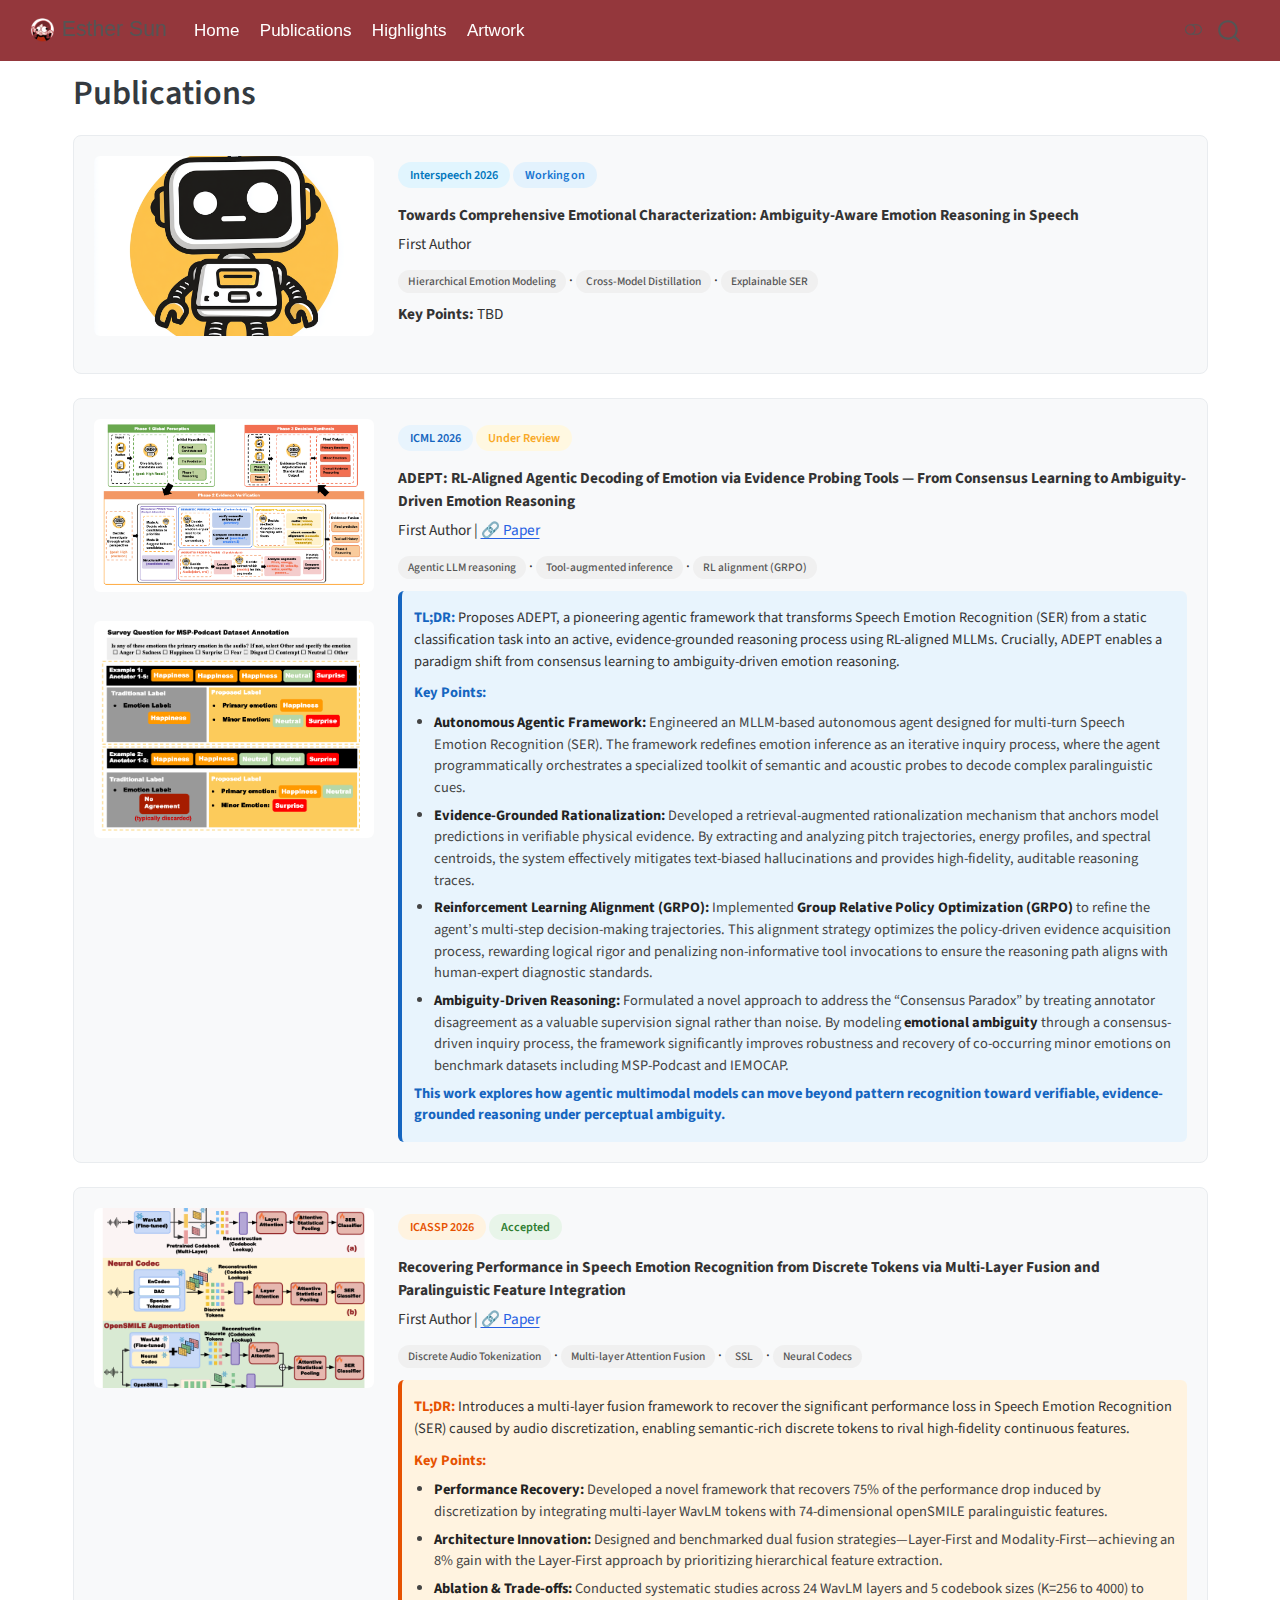
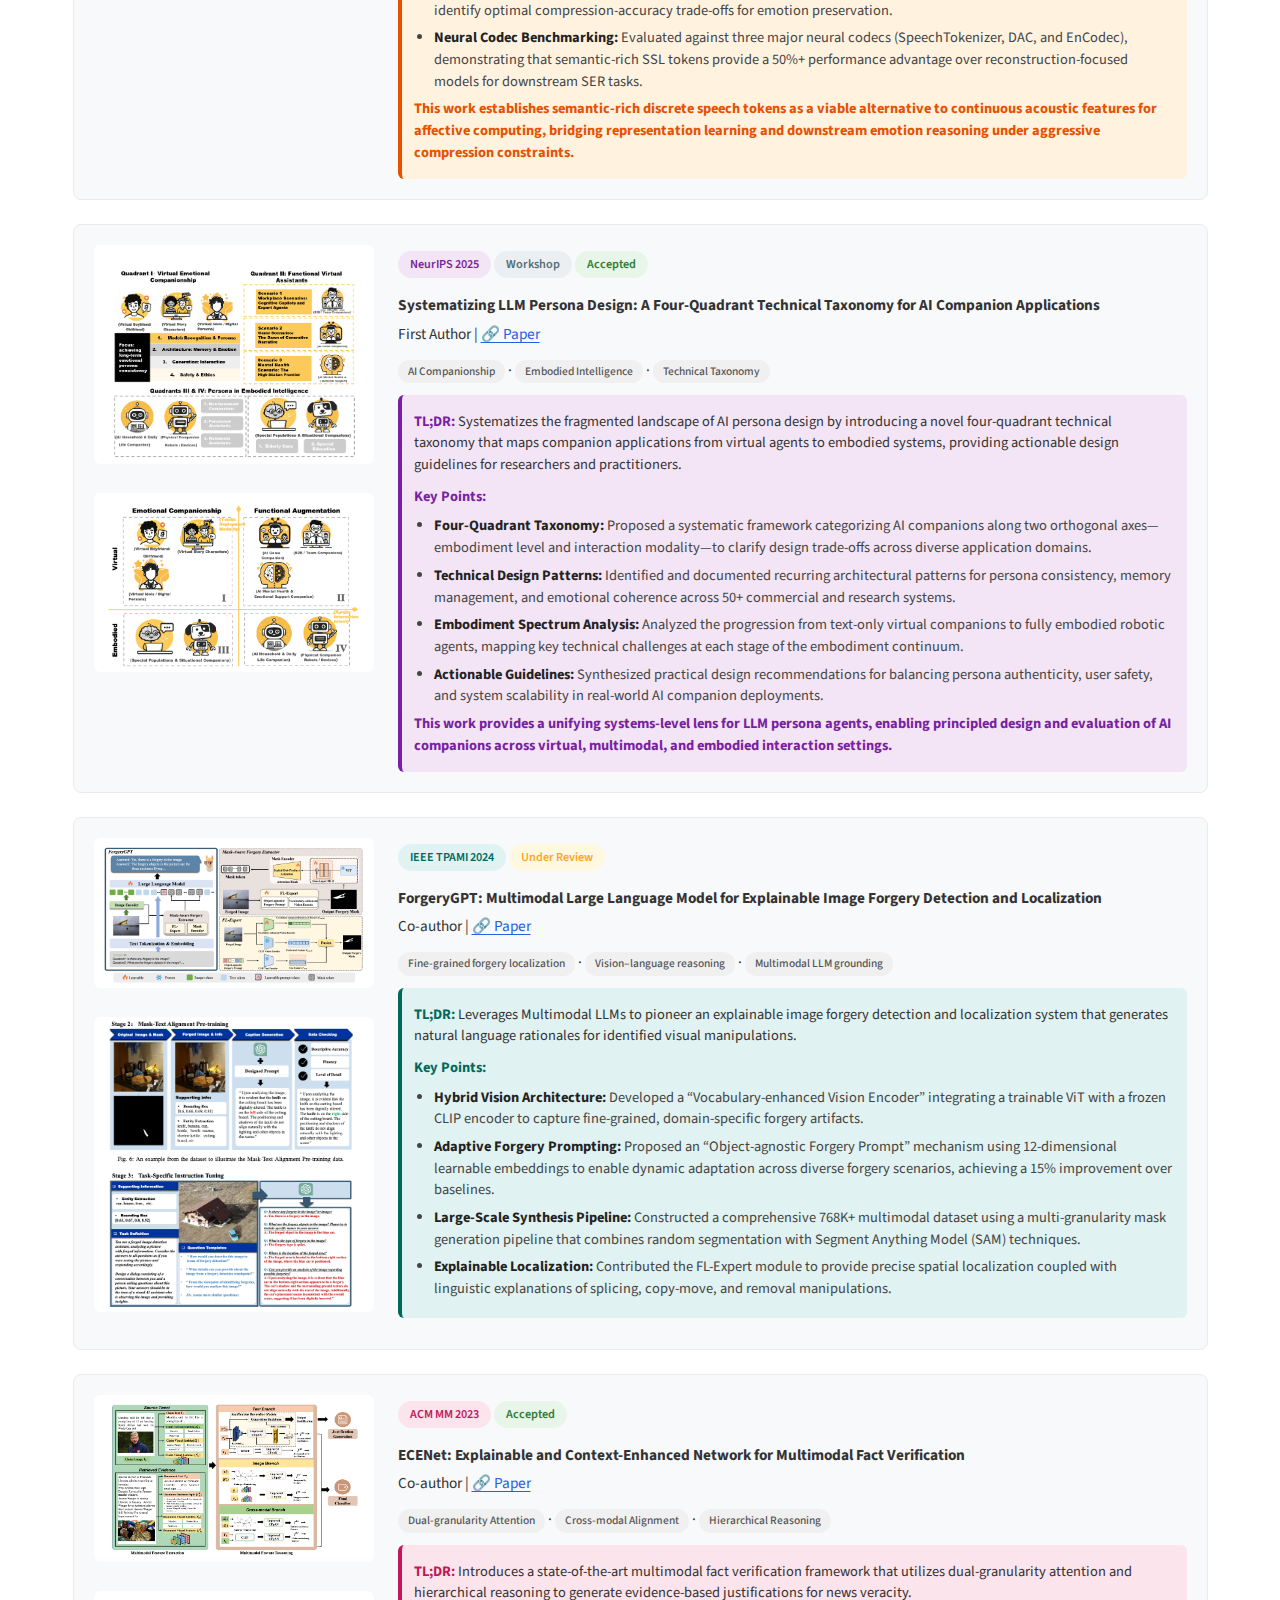
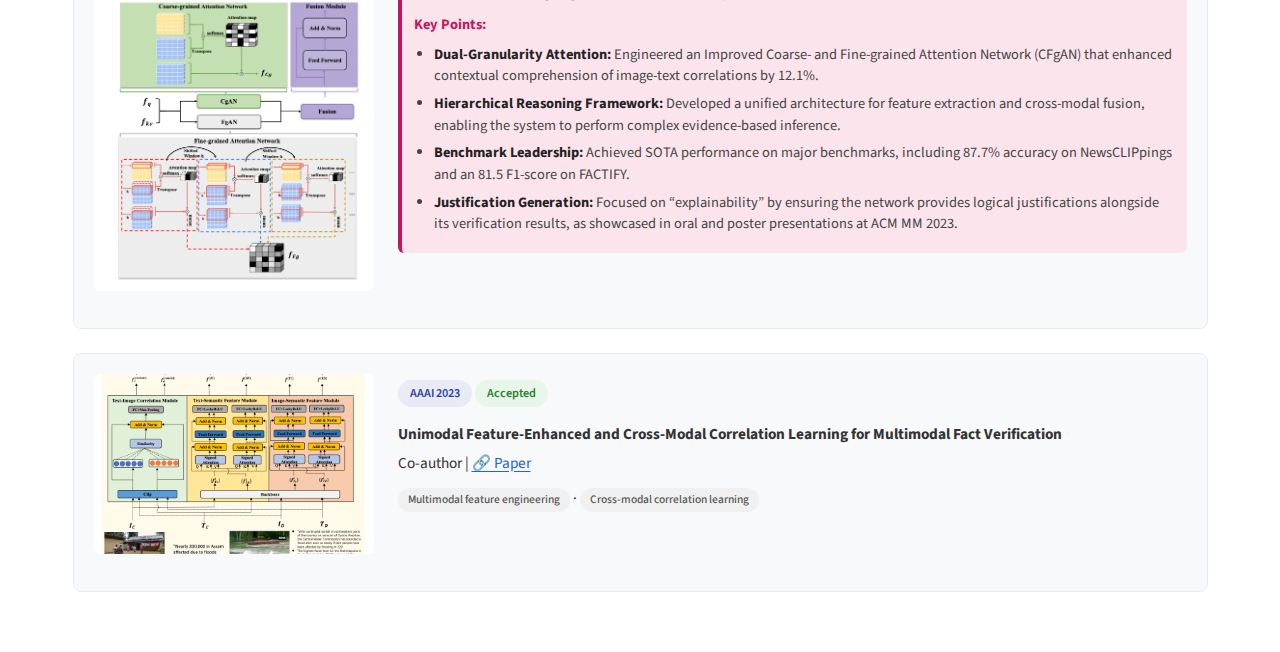
<file: docs/publications.html>
<!DOCTYPE html>
<html xmlns="http://www.w3.org/1999/xhtml" lang="en" xml:lang="en"><head>

<meta charset="utf-8">
<meta name="generator" content="quarto-1.8.27">

<meta name="viewport" content="width=device-width, initial-scale=1.0, user-scalable=yes">


<title>Publications – Esther Sun</title>
<style>
code{white-space: pre-wrap;}
span.smallcaps{font-variant: small-caps;}
div.columns{display: flex; gap: min(4vw, 1.5em);}
div.column{flex: auto; overflow-x: auto;}
div.hanging-indent{margin-left: 1.5em; text-indent: -1.5em;}
ul.task-list{list-style: none;}
ul.task-list li input[type="checkbox"] {
  width: 0.8em;
  margin: 0 0.8em 0.2em -1em; /* quarto-specific, see https://github.com/quarto-dev/quarto-cli/issues/4556 */ 
  vertical-align: middle;
}
</style>


<script src="site_libs/quarto-nav/quarto-nav.js"></script>
<script src="site_libs/quarto-nav/headroom.min.js"></script>
<script src="site_libs/clipboard/clipboard.min.js"></script>
<script src="site_libs/quarto-search/autocomplete.umd.js"></script>
<script src="site_libs/quarto-search/fuse.min.js"></script>
<script src="site_libs/quarto-search/quarto-search.js"></script>
<meta name="quarto:offset" content="./">
<link href="./logos/Untitled_Artwork 26.png" rel="icon" type="image/png">
<script src="site_libs/quarto-html/quarto.js" type="module"></script>
<script src="site_libs/quarto-html/tabsets/tabsets.js" type="module"></script>
<script src="site_libs/quarto-html/axe/axe-check.js" type="module"></script>
<script src="site_libs/quarto-html/popper.min.js"></script>
<script src="site_libs/quarto-html/tippy.umd.min.js"></script>
<script src="site_libs/quarto-html/anchor.min.js"></script>
<link href="site_libs/quarto-html/tippy.css" rel="stylesheet">
<link href="site_libs/quarto-html/quarto-syntax-highlighting-ed96de9b727972fe78a7b5d16c58bf87.css" rel="stylesheet" class="quarto-color-scheme" id="quarto-text-highlighting-styles">
<link href="site_libs/quarto-html/quarto-syntax-highlighting-dark-4d9afe2b8d18ee9fa5d0d57b5ed4214d.css" rel="stylesheet" class="quarto-color-scheme quarto-color-alternate" id="quarto-text-highlighting-styles">
<link href="site_libs/quarto-html/quarto-syntax-highlighting-ed96de9b727972fe78a7b5d16c58bf87.css" rel="stylesheet" class="quarto-color-scheme-extra" id="quarto-text-highlighting-styles">
<script src="site_libs/bootstrap/bootstrap.min.js"></script>
<link href="site_libs/bootstrap/bootstrap-icons.css" rel="stylesheet">
<link href="site_libs/bootstrap/bootstrap-5b4ad623e5705c0698d39aec6f10cf02.min.css" rel="stylesheet" append-hash="true" class="quarto-color-scheme" id="quarto-bootstrap" data-mode="light">
<link href="site_libs/bootstrap/bootstrap-dark-0d4a9d19931feb4fee1ddab4b2489000.min.css" rel="stylesheet" append-hash="true" class="quarto-color-scheme quarto-color-alternate" id="quarto-bootstrap" data-mode="dark">
<link href="site_libs/bootstrap/bootstrap-5b4ad623e5705c0698d39aec6f10cf02.min.css" rel="stylesheet" append-hash="true" class="quarto-color-scheme-extra" id="quarto-bootstrap" data-mode="light">
<script id="quarto-search-options" type="application/json">{
  "location": "navbar",
  "copy-button": false,
  "collapse-after": 3,
  "panel-placement": "end",
  "type": "overlay",
  "limit": 50,
  "keyboard-shortcut": [
    "f",
    "/",
    "s"
  ],
  "show-item-context": false,
  "language": {
    "search-no-results-text": "No results",
    "search-matching-documents-text": "matching documents",
    "search-copy-link-title": "Copy link to search",
    "search-hide-matches-text": "Hide additional matches",
    "search-more-match-text": "more match in this document",
    "search-more-matches-text": "more matches in this document",
    "search-clear-button-title": "Clear",
    "search-text-placeholder": "",
    "search-detached-cancel-button-title": "Cancel",
    "search-submit-button-title": "Submit",
    "search-label": "Search"
  }
}</script>
<meta name="google-site-verification" content="XqrX_OWYSncEqBaOc2IgL4MwGkdseD3wsV3Cgcx8ANg">


<link rel="stylesheet" href="styles.css">
<meta property="og:title" content="Publications – Esther Sun">
<meta property="og:image" content="https://esthers11.github.io/paper_pics/TBD.png">
<meta property="og:site_name" content="Esther Sun">
<meta property="og:image:height" content="1024">
<meta property="og:image:width" content="1024">
<meta name="twitter:title" content="Publications – Esther Sun">
<meta name="twitter:image" content="https://esthers11.github.io/paper_pics/TBD.png">
<meta name="twitter:image-height" content="1024">
<meta name="twitter:image-width" content="1024">
<meta name="twitter:card" content="summary_large_image">
</head>

<body class="nav-fixed quarto-light"><script id="quarto-html-before-body" type="application/javascript">
    const toggleBodyColorMode = (bsSheetEl) => {
      const mode = bsSheetEl.getAttribute("data-mode");
      const bodyEl = window.document.querySelector("body");
      if (mode === "dark") {
        bodyEl.classList.add("quarto-dark");
        bodyEl.classList.remove("quarto-light");
      } else {
        bodyEl.classList.add("quarto-light");
        bodyEl.classList.remove("quarto-dark");
      }
    }
    const toggleBodyColorPrimary = () => {
      const bsSheetEl = window.document.querySelector("link#quarto-bootstrap:not([rel=disabled-stylesheet])");
      if (bsSheetEl) {
        toggleBodyColorMode(bsSheetEl);
      }
    }
    const setColorSchemeToggle = (alternate) => {
      const toggles = window.document.querySelectorAll('.quarto-color-scheme-toggle');
      for (let i=0; i < toggles.length; i++) {
        const toggle = toggles[i];
        if (toggle) {
          if (alternate) {
            toggle.classList.add("alternate");
          } else {
            toggle.classList.remove("alternate");
          }
        }
      }
    };
    const toggleColorMode = (alternate) => {
      // Switch the stylesheets
      const primaryStylesheets = window.document.querySelectorAll('link.quarto-color-scheme:not(.quarto-color-alternate)');
      const alternateStylesheets = window.document.querySelectorAll('link.quarto-color-scheme.quarto-color-alternate');
      manageTransitions('#quarto-margin-sidebar .nav-link', false);
      if (alternate) {
        // note: dark is layered on light, we don't disable primary!
        enableStylesheet(alternateStylesheets);
        for (const sheetNode of alternateStylesheets) {
          if (sheetNode.id === "quarto-bootstrap") {
            toggleBodyColorMode(sheetNode);
          }
        }
      } else {
        disableStylesheet(alternateStylesheets);
        enableStylesheet(primaryStylesheets)
        toggleBodyColorPrimary();
      }
      manageTransitions('#quarto-margin-sidebar .nav-link', true);
      // Switch the toggles
      setColorSchemeToggle(alternate)
      // Hack to workaround the fact that safari doesn't
      // properly recolor the scrollbar when toggling (#1455)
      if (navigator.userAgent.indexOf('Safari') > 0 && navigator.userAgent.indexOf('Chrome') == -1) {
        manageTransitions("body", false);
        window.scrollTo(0, 1);
        setTimeout(() => {
          window.scrollTo(0, 0);
          manageTransitions("body", true);
        }, 40);
      }
    }
    const disableStylesheet = (stylesheets) => {
      for (let i=0; i < stylesheets.length; i++) {
        const stylesheet = stylesheets[i];
        stylesheet.rel = 'disabled-stylesheet';
      }
    }
    const enableStylesheet = (stylesheets) => {
      for (let i=0; i < stylesheets.length; i++) {
        const stylesheet = stylesheets[i];
        if(stylesheet.rel !== 'stylesheet') { // for Chrome, which will still FOUC without this check
          stylesheet.rel = 'stylesheet';
        }
      }
    }
    const manageTransitions = (selector, allowTransitions) => {
      const els = window.document.querySelectorAll(selector);
      for (let i=0; i < els.length; i++) {
        const el = els[i];
        if (allowTransitions) {
          el.classList.remove('notransition');
        } else {
          el.classList.add('notransition');
        }
      }
    }
    const isFileUrl = () => {
      return window.location.protocol === 'file:';
    }
    const hasAlternateSentinel = () => {
      let styleSentinel = getColorSchemeSentinel();
      if (styleSentinel !== null) {
        return styleSentinel === "alternate";
      } else {
        return false;
      }
    }
    const setStyleSentinel = (alternate) => {
      const value = alternate ? "alternate" : "default";
      if (!isFileUrl()) {
        window.localStorage.setItem("quarto-color-scheme", value);
      } else {
        localAlternateSentinel = value;
      }
    }
    const getColorSchemeSentinel = () => {
      if (!isFileUrl()) {
        const storageValue = window.localStorage.getItem("quarto-color-scheme");
        return storageValue != null ? storageValue : localAlternateSentinel;
      } else {
        return localAlternateSentinel;
      }
    }
    const toggleGiscusIfUsed = (isAlternate, darkModeDefault) => {
      const baseTheme = document.querySelector('#giscus-base-theme')?.value ?? 'light';
      const alternateTheme = document.querySelector('#giscus-alt-theme')?.value ?? 'dark';
      let newTheme = '';
      if(authorPrefersDark) {
        newTheme = isAlternate ? baseTheme : alternateTheme;
      } else {
        newTheme = isAlternate ? alternateTheme : baseTheme;
      }
      const changeGiscusTheme = () => {
        // From: https://github.com/giscus/giscus/issues/336
        const sendMessage = (message) => {
          const iframe = document.querySelector('iframe.giscus-frame');
          if (!iframe) return;
          iframe.contentWindow.postMessage({ giscus: message }, 'https://giscus.app');
        }
        sendMessage({
          setConfig: {
            theme: newTheme
          }
        });
      }
      const isGiscussLoaded = window.document.querySelector('iframe.giscus-frame') !== null;
      if (isGiscussLoaded) {
        changeGiscusTheme();
      }
    };
    const authorPrefersDark = false;
    const darkModeDefault = authorPrefersDark;
      document.querySelector('link#quarto-text-highlighting-styles.quarto-color-scheme-extra').rel = 'disabled-stylesheet';
      document.querySelector('link#quarto-bootstrap.quarto-color-scheme-extra').rel = 'disabled-stylesheet';
    let localAlternateSentinel = darkModeDefault ? 'alternate' : 'default';
    // Dark / light mode switch
    window.quartoToggleColorScheme = () => {
      // Read the current dark / light value
      let toAlternate = !hasAlternateSentinel();
      toggleColorMode(toAlternate);
      setStyleSentinel(toAlternate);
      toggleGiscusIfUsed(toAlternate, darkModeDefault);
      window.dispatchEvent(new Event('resize'));
    };
    // Switch to dark mode if need be
    if (hasAlternateSentinel()) {
      toggleColorMode(true);
    } else {
      toggleColorMode(false);
    }
  </script>

<div id="quarto-search-results"></div>
  <header id="quarto-header" class="headroom fixed-top">
    <nav class="navbar navbar-expand-lg " data-bs-theme="dark">
      <div class="navbar-container container-fluid">
      <div class="navbar-brand-container mx-auto">
    <a href="./index.html" class="navbar-brand navbar-brand-logo">
    <img src="./logos/Untitled_Artwork 26.png" alt="" class="navbar-logo light-content">
    <img src="./logos/Untitled_Artwork 26.png" alt="" class="navbar-logo dark-content">
    </a>
    <a class="navbar-brand" href="./index.html">
    <span class="navbar-title">Esther Sun</span>
    </a>
  </div>
            <div id="quarto-search" class="" title="Search"></div>
          <button class="navbar-toggler" type="button" data-bs-toggle="collapse" data-bs-target="#navbarCollapse" aria-controls="navbarCollapse" role="menu" aria-expanded="false" aria-label="Toggle navigation" onclick="if (window.quartoToggleHeadroom) { window.quartoToggleHeadroom(); }">
  <span class="navbar-toggler-icon"></span>
</button>
          <div class="collapse navbar-collapse" id="navbarCollapse">
            <ul class="navbar-nav navbar-nav-scroll me-auto">
  <li class="nav-item">
    <a class="nav-link" href="./index.html"> 
<span class="menu-text">Home</span></a>
  </li>  
  <li class="nav-item">
    <a class="nav-link active" href="./publications.html" aria-current="page"> 
<span class="menu-text">Publications</span></a>
  </li>  
  <li class="nav-item">
    <a class="nav-link" href="./tsinghua.html"> 
<span class="menu-text">Highlights</span></a>
  </li>  
  <li class="nav-item">
    <a class="nav-link" href="./artwork.html"> 
<span class="menu-text">Artwork</span></a>
  </li>  
</ul>
          </div> <!-- /navcollapse -->
            <div class="quarto-navbar-tools">
  <a href="" class="quarto-color-scheme-toggle quarto-navigation-tool  px-1" onclick="window.quartoToggleColorScheme(); return false;" title="Toggle dark mode"><i class="bi"></i></a>
</div>
      </div> <!-- /container-fluid -->
    </nav>
</header>
<!-- content -->
<div id="quarto-content" class="quarto-container page-columns page-rows-contents page-layout-full page-navbar">
<!-- sidebar -->
<!-- margin-sidebar -->
    
<!-- main -->
<main class="content column-page" id="quarto-document-content">


<header id="title-block-header" class="quarto-title-block default">
<div class="quarto-title">
<h1 class="title">Publications</h1>
</div>



<div class="quarto-title-meta column-page">

    
  
    
  </div>
  


</header>


<div class="pub-page-list">
<div id="minority" class="pub-page-item">
<p><img src="paper_pics/TBD.png" class="pub-page-img img-fluid"></p>
<div class="pub-page-content">
<div class="pub-tags">
<p><span class="venue venue-interspeech">Interspeech 2026</span> <span class="status status-working">Working on</span></p>
</div>
<p><strong>Towards Comprehensive Emotional Characterization: Ambiguity-Aware Emotion Reasoning in Speech</strong></p>
<p>First Author</p>
<p><span class="keyword">Hierarchical Emotion Modeling</span> · <span class="keyword">Cross-Model Distillation</span> · <span class="keyword">Explainable SER</span></p>
<div class="pub-keypoints">
<p><strong>Key Points:</strong> TBD</p>
</div>
</div>
</div>
<div id="adept" class="pub-page-item">
<div class="pub-img-stack">
<p><img src="paper_pics/ADEPT.png" class="pub-page-img img-fluid"></p>
<p><img src="paper_pics/agent.png" class="pub-page-img img-fluid"></p>
</div>
<div class="pub-page-content">
<div class="pub-tags">
<p><span class="venue venue-icml">ICML 2026</span> <span class="status status-review">Under Review</span></p>
</div>
<p><strong>ADEPT: RL-Aligned Agentic Decoding of Emotion via Evidence Probing Tools — From Consensus Learning to Ambiguity-Driven Emotion Reasoning</strong></p>
<p>First Author | <a href="https://arxiv.org/abs/2602.12714">🔗 Paper</a></p>
<p><span class="keyword">Agentic LLM reasoning</span> · <span class="keyword">Tool-augmented inference</span> · <span class="keyword">RL alignment (GRPO)</span></p>
<div class="pub-tldr">
<p><strong>TL;DR:</strong> Proposes ADEPT, a pioneering agentic framework that transforms Speech Emotion Recognition (SER) from a static classification task into an active, evidence-grounded reasoning process using RL-aligned MLLMs. Crucially, ADEPT enables a paradigm shift from consensus learning to ambiguity-driven emotion reasoning.</p>
<div class="pub-keypoints">
<p><strong>Key Points:</strong></p>
<ul>
<li><strong>Autonomous Agentic Framework:</strong> Engineered an MLLM-based autonomous agent designed for multi-turn Speech Emotion Recognition (SER). The framework redefines emotion inference as an iterative inquiry process, where the agent programmatically orchestrates a specialized toolkit of semantic and acoustic probes to decode complex paralinguistic cues.</li>
<li><strong>Evidence-Grounded Rationalization:</strong> Developed a retrieval-augmented rationalization mechanism that anchors model predictions in verifiable physical evidence. By extracting and analyzing pitch trajectories, energy profiles, and spectral centroids, the system effectively mitigates text-biased hallucinations and provides high-fidelity, auditable reasoning traces.</li>
<li><strong>Reinforcement Learning Alignment (GRPO):</strong> Implemented <strong>Group Relative Policy Optimization (GRPO)</strong> to refine the agent’s multi-step decision-making trajectories. This alignment strategy optimizes the policy-driven evidence acquisition process, rewarding logical rigor and penalizing non-informative tool invocations to ensure the reasoning path aligns with human-expert diagnostic standards.</li>
<li><strong>Ambiguity-Driven Reasoning:</strong> Formulated a novel approach to address the “Consensus Paradox” by treating annotator disagreement as a valuable supervision signal rather than noise. By modeling <strong>emotional ambiguity</strong> through a consensus-driven inquiry process, the framework significantly improves robustness and recovery of co-occurring minor emotions on benchmark datasets including MSP-Podcast and IEMOCAP.</li>
</ul>
<p><strong>This work explores how agentic multimodal models can move beyond pattern recognition toward verifiable, evidence-grounded reasoning under perceptual ambiguity.</strong></p>
</div>
</div>
</div>
</div>
<div id="recovering" class="pub-page-item">
<p><img src="paper_pics/RECOVERING.png" class="pub-page-img img-fluid"></p>
<div class="pub-page-content">
<div class="pub-tags">
<p><span class="venue venue-icassp">ICASSP 2026</span> <span class="status status-accepted">Accepted</span></p>
</div>
<p><strong>Recovering Performance in Speech Emotion Recognition from Discrete Tokens via Multi-Layer Fusion and Paralinguistic Feature Integration</strong></p>
<p>First Author | <a href="https://arxiv.org/abs/2601.17085">🔗 Paper</a></p>
<p><span class="keyword">Discrete Audio Tokenization</span> · <span class="keyword">Multi-layer Attention Fusion</span> · <span class="keyword">SSL</span> · <span class="keyword">Neural Codecs</span></p>
<div class="pub-tldr-icassp">
<p><strong>TL;DR:</strong> Introduces a multi-layer fusion framework to recover the significant performance loss in Speech Emotion Recognition (SER) caused by audio discretization, enabling semantic-rich discrete tokens to rival high-fidelity continuous features.</p>
<div class="pub-keypoints">
<p><strong>Key Points:</strong></p>
<ul>
<li><strong>Performance Recovery:</strong> Developed a novel framework that recovers 75% of the performance drop induced by discretization by integrating multi-layer WavLM tokens with 74-dimensional openSMILE paralinguistic features.</li>
<li><strong>Architecture Innovation:</strong> Designed and benchmarked dual fusion strategies—Layer-First and Modality-First—achieving an 8% gain with the Layer-First approach by prioritizing hierarchical feature extraction.</li>
<li><strong>Ablation &amp; Trade-offs:</strong> Conducted systematic studies across 24 WavLM layers and 5 codebook sizes (K=256 to 4000) to identify optimal compression-accuracy trade-offs for emotion preservation.</li>
<li><strong>Neural Codec Benchmarking:</strong> Evaluated against three major neural codecs (SpeechTokenizer, DAC, and EnCodec), demonstrating that semantic-rich SSL tokens provide a 50%+ performance advantage over reconstruction-focused models for downstream SER tasks.</li>
</ul>
<p><strong>This work establishes semantic-rich discrete speech tokens as a viable alternative to continuous acoustic features for affective computing, bridging representation learning and downstream emotion reasoning under aggressive compression constraints.</strong></p>
</div>
</div>
</div>
</div>
<div id="systematizing" class="pub-page-item">
<div class="pub-img-stack">
<p><img src="paper_pics/Systematizing.png" class="pub-page-img img-fluid"></p>
<p><img src="paper_pics/taxonomy.png" class="pub-page-img img-fluid"></p>
</div>
<div class="pub-page-content">
<div class="pub-tags">
<p><span class="venue venue-neurips">NeurIPS 2025</span> <span class="status status-workshop">Workshop</span> <span class="status status-accepted">Accepted</span></p>
</div>
<p><strong>Systematizing LLM Persona Design: A Four-Quadrant Technical Taxonomy for AI Companion Applications</strong></p>
<p>First Author | <a href="https://arxiv.org/abs/2511.02979">🔗 Paper</a></p>
<p><span class="keyword">AI Companionship</span> · <span class="keyword">Embodied Intelligence</span> · <span class="keyword">Technical Taxonomy</span></p>
<div class="pub-tldr-neurips">
<p><strong>TL;DR:</strong> Systematizes the fragmented landscape of AI persona design by introducing a novel four-quadrant technical taxonomy that maps companion applications from virtual agents to embodied systems, providing actionable design guidelines for researchers and practitioners.</p>
<div class="pub-keypoints">
<p><strong>Key Points:</strong></p>
<ul>
<li><strong>Four-Quadrant Taxonomy:</strong> Proposed a systematic framework categorizing AI companions along two orthogonal axes—embodiment level and interaction modality—to clarify design trade-offs across diverse application domains.</li>
<li><strong>Technical Design Patterns:</strong> Identified and documented recurring architectural patterns for persona consistency, memory management, and emotional coherence across 50+ commercial and research systems.</li>
<li><strong>Embodiment Spectrum Analysis:</strong> Analyzed the progression from text-only virtual companions to fully embodied robotic agents, mapping key technical challenges at each stage of the embodiment continuum.</li>
<li><strong>Actionable Guidelines:</strong> Synthesized practical design recommendations for balancing persona authenticity, user safety, and system scalability in real-world AI companion deployments.</li>
</ul>
<p><strong>This work provides a unifying systems-level lens for LLM persona agents, enabling principled design and evaluation of AI companions across virtual, multimodal, and embodied interaction settings.</strong></p>
</div>
</div>
</div>
</div>
<div id="forgerygpt" class="pub-page-item">
<div class="pub-img-stack">
<p><img src="paper_pics/ForgeryGPT.png" class="pub-page-img img-fluid"></p>
<p><img src="paper_pics/gpt.png" class="pub-page-img img-fluid"></p>
</div>
<div class="pub-page-content">
<div class="pub-tags">
<p><span class="venue venue-tpami">IEEE TPAMI 2024</span> <span class="status status-review">Under Review</span></p>
</div>
<p><strong>ForgeryGPT: Multimodal Large Language Model for Explainable Image Forgery Detection and Localization</strong></p>
<p>Co-author | <a href="https://arxiv.org/abs/2410.10238">🔗 Paper</a></p>
<p><span class="keyword">Fine-grained forgery localization</span> · <span class="keyword">Vision–language reasoning</span> · <span class="keyword">Multimodal LLM grounding</span></p>
<div class="pub-tldr-tpami">
<p><strong>TL;DR:</strong> Leverages Multimodal LLMs to pioneer an explainable image forgery detection and localization system that generates natural language rationales for identified visual manipulations.</p>
<div class="pub-keypoints">
<p><strong>Key Points:</strong></p>
<ul>
<li><strong>Hybrid Vision Architecture:</strong> Developed a “Vocabulary-enhanced Vision Encoder” integrating a trainable ViT with a frozen CLIP encoder to capture fine-grained, domain-specific forgery artifacts.</li>
<li><strong>Adaptive Forgery Prompting:</strong> Proposed an “Object-agnostic Forgery Prompt” mechanism using 12-dimensional learnable embeddings to enable dynamic adaptation across diverse forgery scenarios, achieving a 15% improvement over baselines.</li>
<li><strong>Large-Scale Synthesis Pipeline:</strong> Constructed a comprehensive 768K+ multimodal dataset using a multi-granularity mask generation pipeline that combines random segmentation with Segment Anything Model (SAM) techniques.</li>
<li><strong>Explainable Localization:</strong> Contributed the FL-Expert module to provide precise spatial localization coupled with linguistic explanations of splicing, copy-move, and removal manipulations.</li>
</ul>
</div>
</div>
</div>
</div>
<div id="ecenet" class="pub-page-item">
<div class="pub-img-stack">
<p><img src="paper_pics/ECENet.png" class="pub-page-img img-fluid"></p>
<p><img src="paper_pics/network.png" class="pub-page-img img-fluid"></p>
</div>
<div class="pub-page-content">
<div class="pub-tags">
<p><span class="venue venue-acm">ACM MM 2023</span> <span class="status status-accepted">Accepted</span></p>
</div>
<p><strong>ECENet: Explainable and Context-Enhanced Network for Multimodal Fact Verification</strong></p>
<p>Co-author | <a href="https://dl.acm.org/doi/10.1145/3581783.3612183">🔗 Paper</a></p>
<p><span class="keyword">Dual-granularity Attention</span> · <span class="keyword">Cross-modal Alignment</span> · <span class="keyword">Hierarchical Reasoning</span></p>
<div class="pub-tldr-acm">
<p><strong>TL;DR:</strong> Introduces a state-of-the-art multimodal fact verification framework that utilizes dual-granularity attention and hierarchical reasoning to generate evidence-based justifications for news veracity.</p>
<div class="pub-keypoints">
<p><strong>Key Points:</strong></p>
<ul>
<li><strong>Dual-Granularity Attention:</strong> Engineered an Improved Coarse- and Fine-grained Attention Network (CFgAN) that enhanced contextual comprehension of image-text correlations by 12.1%.</li>
<li><strong>Hierarchical Reasoning Framework:</strong> Developed a unified architecture for feature extraction and cross-modal fusion, enabling the system to perform complex evidence-based inference.</li>
<li><strong>Benchmark Leadership:</strong> Achieved SOTA performance on major benchmarks, including 87.7% accuracy on NewsCLIPpings and an 81.5 F1-score on FACTIFY.</li>
<li><strong>Justification Generation:</strong> Focused on “explainability” by ensuring the network provides logical justifications alongside its verification results, as showcased in oral and poster presentations at ACM MM 2023.</li>
</ul>
</div>
</div>
</div>
</div>
<div id="aaai" class="pub-page-item">
<p><img src="paper_pics/AAAI.png" class="pub-page-img img-fluid"></p>
<div class="pub-page-content">
<div class="pub-tags">
<p><span class="venue venue-aaai">AAAI 2023</span> <span class="status status-accepted">Accepted</span></p>
</div>
<p><strong>Unimodal Feature-Enhanced and Cross-Modal Correlation Learning for Multimodal Fact Verification</strong></p>
<p>Co-author | <a href="https://ceur-ws.org/Vol-3555/paper16.pdf">🔗 Paper</a></p>
<p><span class="keyword">Multimodal feature engineering</span> · <span class="keyword">Cross-modal correlation learning</span></p>
</div>
</div>
</div>



</main> <!-- /main -->
<script id="quarto-html-after-body" type="application/javascript">
  window.document.addEventListener("DOMContentLoaded", function (event) {
    // Ensure there is a toggle, if there isn't float one in the top right
    if (window.document.querySelector('.quarto-color-scheme-toggle') === null) {
      const a = window.document.createElement('a');
      a.classList.add('top-right');
      a.classList.add('quarto-color-scheme-toggle');
      a.href = "";
      a.onclick = function() { try { window.quartoToggleColorScheme(); } catch {} return false; };
      const i = window.document.createElement("i");
      i.classList.add('bi');
      a.appendChild(i);
      window.document.body.appendChild(a);
    }
    setColorSchemeToggle(hasAlternateSentinel())
    const icon = "";
    const anchorJS = new window.AnchorJS();
    anchorJS.options = {
      placement: 'right',
      icon: icon
    };
    anchorJS.add('.anchored');
    const isCodeAnnotation = (el) => {
      for (const clz of el.classList) {
        if (clz.startsWith('code-annotation-')) {                     
          return true;
        }
      }
      return false;
    }
    const onCopySuccess = function(e) {
      // button target
      const button = e.trigger;
      // don't keep focus
      button.blur();
      // flash "checked"
      button.classList.add('code-copy-button-checked');
      var currentTitle = button.getAttribute("title");
      button.setAttribute("title", "Copied!");
      let tooltip;
      if (window.bootstrap) {
        button.setAttribute("data-bs-toggle", "tooltip");
        button.setAttribute("data-bs-placement", "left");
        button.setAttribute("data-bs-title", "Copied!");
        tooltip = new bootstrap.Tooltip(button, 
          { trigger: "manual", 
            customClass: "code-copy-button-tooltip",
            offset: [0, -8]});
        tooltip.show();    
      }
      setTimeout(function() {
        if (tooltip) {
          tooltip.hide();
          button.removeAttribute("data-bs-title");
          button.removeAttribute("data-bs-toggle");
          button.removeAttribute("data-bs-placement");
        }
        button.setAttribute("title", currentTitle);
        button.classList.remove('code-copy-button-checked');
      }, 1000);
      // clear code selection
      e.clearSelection();
    }
    const getTextToCopy = function(trigger) {
      const outerScaffold = trigger.parentElement.cloneNode(true);
      const codeEl = outerScaffold.querySelector('code');
      for (const childEl of codeEl.children) {
        if (isCodeAnnotation(childEl)) {
          childEl.remove();
        }
      }
      return codeEl.innerText;
    }
    const clipboard = new window.ClipboardJS('.code-copy-button:not([data-in-quarto-modal])', {
      text: getTextToCopy
    });
    clipboard.on('success', onCopySuccess);
    if (window.document.getElementById('quarto-embedded-source-code-modal')) {
      const clipboardModal = new window.ClipboardJS('.code-copy-button[data-in-quarto-modal]', {
        text: getTextToCopy,
        container: window.document.getElementById('quarto-embedded-source-code-modal')
      });
      clipboardModal.on('success', onCopySuccess);
    }
      var localhostRegex = new RegExp(/^(?:http|https):\/\/localhost\:?[0-9]*\//);
      var mailtoRegex = new RegExp(/^mailto:/);
        var filterRegex = new RegExp("https:\/\/esthers11\.github\.io");
      var isInternal = (href) => {
          return filterRegex.test(href) || localhostRegex.test(href) || mailtoRegex.test(href);
      }
      // Inspect non-navigation links and adorn them if external
     var links = window.document.querySelectorAll('a[href]:not(.nav-link):not(.navbar-brand):not(.toc-action):not(.sidebar-link):not(.sidebar-item-toggle):not(.pagination-link):not(.no-external):not([aria-hidden]):not(.dropdown-item):not(.quarto-navigation-tool):not(.about-link)');
      for (var i=0; i<links.length; i++) {
        const link = links[i];
        if (!isInternal(link.href)) {
          // undo the damage that might have been done by quarto-nav.js in the case of
          // links that we want to consider external
          if (link.dataset.originalHref !== undefined) {
            link.href = link.dataset.originalHref;
          }
        }
      }
    function tippyHover(el, contentFn, onTriggerFn, onUntriggerFn) {
      const config = {
        allowHTML: true,
        maxWidth: 500,
        delay: 100,
        arrow: false,
        appendTo: function(el) {
            return el.parentElement;
        },
        interactive: true,
        interactiveBorder: 10,
        theme: 'quarto',
        placement: 'bottom-start',
      };
      if (contentFn) {
        config.content = contentFn;
      }
      if (onTriggerFn) {
        config.onTrigger = onTriggerFn;
      }
      if (onUntriggerFn) {
        config.onUntrigger = onUntriggerFn;
      }
      window.tippy(el, config); 
    }
    const noterefs = window.document.querySelectorAll('a[role="doc-noteref"]');
    for (var i=0; i<noterefs.length; i++) {
      const ref = noterefs[i];
      tippyHover(ref, function() {
        // use id or data attribute instead here
        let href = ref.getAttribute('data-footnote-href') || ref.getAttribute('href');
        try { href = new URL(href).hash; } catch {}
        const id = href.replace(/^#\/?/, "");
        const note = window.document.getElementById(id);
        if (note) {
          return note.innerHTML;
        } else {
          return "";
        }
      });
    }
    const xrefs = window.document.querySelectorAll('a.quarto-xref');
    const processXRef = (id, note) => {
      // Strip column container classes
      const stripColumnClz = (el) => {
        el.classList.remove("page-full", "page-columns");
        if (el.children) {
          for (const child of el.children) {
            stripColumnClz(child);
          }
        }
      }
      stripColumnClz(note)
      if (id === null || id.startsWith('sec-')) {
        // Special case sections, only their first couple elements
        const container = document.createElement("div");
        if (note.children && note.children.length > 2) {
          container.appendChild(note.children[0].cloneNode(true));
          for (let i = 1; i < note.children.length; i++) {
            const child = note.children[i];
            if (child.tagName === "P" && child.innerText === "") {
              continue;
            } else {
              container.appendChild(child.cloneNode(true));
              break;
            }
          }
          if (window.Quarto?.typesetMath) {
            window.Quarto.typesetMath(container);
          }
          return container.innerHTML
        } else {
          if (window.Quarto?.typesetMath) {
            window.Quarto.typesetMath(note);
          }
          return note.innerHTML;
        }
      } else {
        // Remove any anchor links if they are present
        const anchorLink = note.querySelector('a.anchorjs-link');
        if (anchorLink) {
          anchorLink.remove();
        }
        if (window.Quarto?.typesetMath) {
          window.Quarto.typesetMath(note);
        }
        if (note.classList.contains("callout")) {
          return note.outerHTML;
        } else {
          return note.innerHTML;
        }
      }
    }
    for (var i=0; i<xrefs.length; i++) {
      const xref = xrefs[i];
      tippyHover(xref, undefined, function(instance) {
        instance.disable();
        let url = xref.getAttribute('href');
        let hash = undefined; 
        if (url.startsWith('#')) {
          hash = url;
        } else {
          try { hash = new URL(url).hash; } catch {}
        }
        if (hash) {
          const id = hash.replace(/^#\/?/, "");
          const note = window.document.getElementById(id);
          if (note !== null) {
            try {
              const html = processXRef(id, note.cloneNode(true));
              instance.setContent(html);
            } finally {
              instance.enable();
              instance.show();
            }
          } else {
            // See if we can fetch this
            fetch(url.split('#')[0])
            .then(res => res.text())
            .then(html => {
              const parser = new DOMParser();
              const htmlDoc = parser.parseFromString(html, "text/html");
              const note = htmlDoc.getElementById(id);
              if (note !== null) {
                const html = processXRef(id, note);
                instance.setContent(html);
              } 
            }).finally(() => {
              instance.enable();
              instance.show();
            });
          }
        } else {
          // See if we can fetch a full url (with no hash to target)
          // This is a special case and we should probably do some content thinning / targeting
          fetch(url)
          .then(res => res.text())
          .then(html => {
            const parser = new DOMParser();
            const htmlDoc = parser.parseFromString(html, "text/html");
            const note = htmlDoc.querySelector('main.content');
            if (note !== null) {
              // This should only happen for chapter cross references
              // (since there is no id in the URL)
              // remove the first header
              if (note.children.length > 0 && note.children[0].tagName === "HEADER") {
                note.children[0].remove();
              }
              const html = processXRef(null, note);
              instance.setContent(html);
            } 
          }).finally(() => {
            instance.enable();
            instance.show();
          });
        }
      }, function(instance) {
      });
    }
        let selectedAnnoteEl;
        const selectorForAnnotation = ( cell, annotation) => {
          let cellAttr = 'data-code-cell="' + cell + '"';
          let lineAttr = 'data-code-annotation="' +  annotation + '"';
          const selector = 'span[' + cellAttr + '][' + lineAttr + ']';
          return selector;
        }
        const selectCodeLines = (annoteEl) => {
          const doc = window.document;
          const targetCell = annoteEl.getAttribute("data-target-cell");
          const targetAnnotation = annoteEl.getAttribute("data-target-annotation");
          const annoteSpan = window.document.querySelector(selectorForAnnotation(targetCell, targetAnnotation));
          const lines = annoteSpan.getAttribute("data-code-lines").split(",");
          const lineIds = lines.map((line) => {
            return targetCell + "-" + line;
          })
          let top = null;
          let height = null;
          let parent = null;
          if (lineIds.length > 0) {
              //compute the position of the single el (top and bottom and make a div)
              const el = window.document.getElementById(lineIds[0]);
              top = el.offsetTop;
              height = el.offsetHeight;
              parent = el.parentElement.parentElement;
            if (lineIds.length > 1) {
              const lastEl = window.document.getElementById(lineIds[lineIds.length - 1]);
              const bottom = lastEl.offsetTop + lastEl.offsetHeight;
              height = bottom - top;
            }
            if (top !== null && height !== null && parent !== null) {
              // cook up a div (if necessary) and position it 
              let div = window.document.getElementById("code-annotation-line-highlight");
              if (div === null) {
                div = window.document.createElement("div");
                div.setAttribute("id", "code-annotation-line-highlight");
                div.style.position = 'absolute';
                parent.appendChild(div);
              }
              div.style.top = top - 2 + "px";
              div.style.height = height + 4 + "px";
              div.style.left = 0;
              let gutterDiv = window.document.getElementById("code-annotation-line-highlight-gutter");
              if (gutterDiv === null) {
                gutterDiv = window.document.createElement("div");
                gutterDiv.setAttribute("id", "code-annotation-line-highlight-gutter");
                gutterDiv.style.position = 'absolute';
                const codeCell = window.document.getElementById(targetCell);
                const gutter = codeCell.querySelector('.code-annotation-gutter');
                gutter.appendChild(gutterDiv);
              }
              gutterDiv.style.top = top - 2 + "px";
              gutterDiv.style.height = height + 4 + "px";
            }
            selectedAnnoteEl = annoteEl;
          }
        };
        const unselectCodeLines = () => {
          const elementsIds = ["code-annotation-line-highlight", "code-annotation-line-highlight-gutter"];
          elementsIds.forEach((elId) => {
            const div = window.document.getElementById(elId);
            if (div) {
              div.remove();
            }
          });
          selectedAnnoteEl = undefined;
        };
          // Handle positioning of the toggle
      window.addEventListener(
        "resize",
        throttle(() => {
          elRect = undefined;
          if (selectedAnnoteEl) {
            selectCodeLines(selectedAnnoteEl);
          }
        }, 10)
      );
      function throttle(fn, ms) {
      let throttle = false;
      let timer;
        return (...args) => {
          if(!throttle) { // first call gets through
              fn.apply(this, args);
              throttle = true;
          } else { // all the others get throttled
              if(timer) clearTimeout(timer); // cancel #2
              timer = setTimeout(() => {
                fn.apply(this, args);
                timer = throttle = false;
              }, ms);
          }
        };
      }
        // Attach click handler to the DT
        const annoteDls = window.document.querySelectorAll('dt[data-target-cell]');
        for (const annoteDlNode of annoteDls) {
          annoteDlNode.addEventListener('click', (event) => {
            const clickedEl = event.target;
            if (clickedEl !== selectedAnnoteEl) {
              unselectCodeLines();
              const activeEl = window.document.querySelector('dt[data-target-cell].code-annotation-active');
              if (activeEl) {
                activeEl.classList.remove('code-annotation-active');
              }
              selectCodeLines(clickedEl);
              clickedEl.classList.add('code-annotation-active');
            } else {
              // Unselect the line
              unselectCodeLines();
              clickedEl.classList.remove('code-annotation-active');
            }
          });
        }
    const findCites = (el) => {
      const parentEl = el.parentElement;
      if (parentEl) {
        const cites = parentEl.dataset.cites;
        if (cites) {
          return {
            el,
            cites: cites.split(' ')
          };
        } else {
          return findCites(el.parentElement)
        }
      } else {
        return undefined;
      }
    };
    var bibliorefs = window.document.querySelectorAll('a[role="doc-biblioref"]');
    for (var i=0; i<bibliorefs.length; i++) {
      const ref = bibliorefs[i];
      const citeInfo = findCites(ref);
      if (citeInfo) {
        tippyHover(citeInfo.el, function() {
          var popup = window.document.createElement('div');
          citeInfo.cites.forEach(function(cite) {
            var citeDiv = window.document.createElement('div');
            citeDiv.classList.add('hanging-indent');
            citeDiv.classList.add('csl-entry');
            var biblioDiv = window.document.getElementById('ref-' + cite);
            if (biblioDiv) {
              citeDiv.innerHTML = biblioDiv.innerHTML;
            }
            popup.appendChild(citeDiv);
          });
          return popup.innerHTML;
        });
      }
    }
  });
  </script>
</div> <!-- /content -->




</body></html>
</file>
<file: docs/site_libs/quarto-html/tippy.css>
.tippy-box[data-animation=fade][data-state=hidden]{opacity:0}[data-tippy-root]{max-width:calc(100vw - 10px)}.tippy-box{position:relative;background-color:#333;color:#fff;border-radius:4px;font-size:14px;line-height:1.4;white-space:normal;outline:0;transition-property:transform,visibility,opacity}.tippy-box[data-placement^=top]>.tippy-arrow{bottom:0}.tippy-box[data-placement^=top]>.tippy-arrow:before{bottom:-7px;left:0;border-width:8px 8px 0;border-top-color:initial;transform-origin:center top}.tippy-box[data-placement^=bottom]>.tippy-arrow{top:0}.tippy-box[data-placement^=bottom]>.tippy-arrow:before{top:-7px;left:0;border-width:0 8px 8px;border-bottom-color:initial;transform-origin:center bottom}.tippy-box[data-placement^=left]>.tippy-arrow{right:0}.tippy-box[data-placement^=left]>.tippy-arrow:before{border-width:8px 0 8px 8px;border-left-color:initial;right:-7px;transform-origin:center left}.tippy-box[data-placement^=right]>.tippy-arrow{left:0}.tippy-box[data-placement^=right]>.tippy-arrow:before{left:-7px;border-width:8px 8px 8px 0;border-right-color:initial;transform-origin:center right}.tippy-box[data-inertia][data-state=visible]{transition-timing-function:cubic-bezier(.54,1.5,.38,1.11)}.tippy-arrow{width:16px;height:16px;color:#333}.tippy-arrow:before{content:"";position:absolute;border-color:transparent;border-style:solid}.tippy-content{position:relative;padding:5px 9px;z-index:1}
</file>
<file: docs/site_libs/quarto-html/quarto-syntax-highlighting-ed96de9b727972fe78a7b5d16c58bf87.css>
/* quarto syntax highlight colors */
:root {
  --quarto-hl-ot-color: #003B4F;
  --quarto-hl-at-color: #657422;
  --quarto-hl-ss-color: #20794D;
  --quarto-hl-an-color: #5E5E5E;
  --quarto-hl-fu-color: #4758AB;
  --quarto-hl-st-color: #20794D;
  --quarto-hl-cf-color: #003B4F;
  --quarto-hl-op-color: #5E5E5E;
  --quarto-hl-er-color: #AD0000;
  --quarto-hl-bn-color: #AD0000;
  --quarto-hl-al-color: #AD0000;
  --quarto-hl-va-color: #111111;
  --quarto-hl-bu-color: inherit;
  --quarto-hl-ex-color: inherit;
  --quarto-hl-pp-color: #AD0000;
  --quarto-hl-in-color: #5E5E5E;
  --quarto-hl-vs-color: #20794D;
  --quarto-hl-wa-color: #5E5E5E;
  --quarto-hl-do-color: #5E5E5E;
  --quarto-hl-im-color: #00769E;
  --quarto-hl-ch-color: #20794D;
  --quarto-hl-dt-color: #AD0000;
  --quarto-hl-fl-color: #AD0000;
  --quarto-hl-co-color: #5E5E5E;
  --quarto-hl-cv-color: #5E5E5E;
  --quarto-hl-cn-color: #8f5902;
  --quarto-hl-sc-color: #5E5E5E;
  --quarto-hl-dv-color: #AD0000;
  --quarto-hl-kw-color: #003B4F;
}

/* other quarto variables */
:root {
  --quarto-font-monospace: SFMono-Regular, Menlo, Monaco, Consolas, "Liberation Mono", "Courier New", monospace;
}

/* syntax highlight based on Pandoc's rules */
pre > code.sourceCode > span {
  color: #003B4F;
}

code.sourceCode > span {
  color: #003B4F;
}

div.sourceCode,
div.sourceCode pre.sourceCode {
  color: #003B4F;
}

/* Normal */
code span {
  color: #003B4F;
}

/* Alert */
code span.al {
  color: #AD0000;
  font-style: inherit;
}

/* Annotation */
code span.an {
  color: #5E5E5E;
  font-style: inherit;
}

/* Attribute */
code span.at {
  color: #657422;
  font-style: inherit;
}

/* BaseN */
code span.bn {
  color: #AD0000;
  font-style: inherit;
}

/* BuiltIn */
code span.bu {
  font-style: inherit;
}

/* ControlFlow */
code span.cf {
  color: #003B4F;
  font-weight: bold;
  font-style: inherit;
}

/* Char */
code span.ch {
  color: #20794D;
  font-style: inherit;
}

/* Constant */
code span.cn {
  color: #8f5902;
  font-style: inherit;
}

/* Comment */
code span.co {
  color: #5E5E5E;
  font-style: inherit;
}

/* CommentVar */
code span.cv {
  color: #5E5E5E;
  font-style: italic;
}

/* Documentation */
code span.do {
  color: #5E5E5E;
  font-style: italic;
}

/* DataType */
code span.dt {
  color: #AD0000;
  font-style: inherit;
}

/* DecVal */
code span.dv {
  color: #AD0000;
  font-style: inherit;
}

/* Error */
code span.er {
  color: #AD0000;
  font-style: inherit;
}

/* Extension */
code span.ex {
  font-style: inherit;
}

/* Float */
code span.fl {
  color: #AD0000;
  font-style: inherit;
}

/* Function */
code span.fu {
  color: #4758AB;
  font-style: inherit;
}

/* Import */
code span.im {
  color: #00769E;
  font-style: inherit;
}

/* Information */
code span.in {
  color: #5E5E5E;
  font-style: inherit;
}

/* Keyword */
code span.kw {
  color: #003B4F;
  font-weight: bold;
  font-style: inherit;
}

/* Operator */
code span.op {
  color: #5E5E5E;
  font-style: inherit;
}

/* Other */
code span.ot {
  color: #003B4F;
  font-style: inherit;
}

/* Preprocessor */
code span.pp {
  color: #AD0000;
  font-style: inherit;
}

/* SpecialChar */
code span.sc {
  color: #5E5E5E;
  font-style: inherit;
}

/* SpecialString */
code span.ss {
  color: #20794D;
  font-style: inherit;
}

/* String */
code span.st {
  color: #20794D;
  font-style: inherit;
}

/* Variable */
code span.va {
  color: #111111;
  font-style: inherit;
}

/* VerbatimString */
code span.vs {
  color: #20794D;
  font-style: inherit;
}

/* Warning */
code span.wa {
  color: #5E5E5E;
  font-style: italic;
}

.prevent-inlining {
  content: "</";
}

/*# sourceMappingURL=0920dd6d7437995b8cdf7429764427b1.css.map */
</file>
<file: docs/site_libs/quarto-html/quarto-syntax-highlighting-dark-4d9afe2b8d18ee9fa5d0d57b5ed4214d.css>
/* quarto syntax highlight colors */
:root {
  --quarto-hl-al-color: #f07178;
  --quarto-hl-an-color: #d4d0ab;
  --quarto-hl-at-color: #00e0e0;
  --quarto-hl-bn-color: #d4d0ab;
  --quarto-hl-bu-color: #abe338;
  --quarto-hl-ch-color: #abe338;
  --quarto-hl-co-color: #f8f8f2;
  --quarto-hl-cv-color: #ffd700;
  --quarto-hl-cn-color: #ffd700;
  --quarto-hl-cf-color: #ffa07a;
  --quarto-hl-dt-color: #ffa07a;
  --quarto-hl-dv-color: #d4d0ab;
  --quarto-hl-do-color: #f8f8f2;
  --quarto-hl-er-color: #f07178;
  --quarto-hl-ex-color: #00e0e0;
  --quarto-hl-fl-color: #d4d0ab;
  --quarto-hl-fu-color: #ffa07a;
  --quarto-hl-im-color: #abe338;
  --quarto-hl-in-color: #d4d0ab;
  --quarto-hl-kw-color: #ffa07a;
  --quarto-hl-op-color: #ffa07a;
  --quarto-hl-ot-color: #00e0e0;
  --quarto-hl-pp-color: #dcc6e0;
  --quarto-hl-re-color: #00e0e0;
  --quarto-hl-sc-color: #abe338;
  --quarto-hl-ss-color: #abe338;
  --quarto-hl-st-color: #abe338;
  --quarto-hl-va-color: #00e0e0;
  --quarto-hl-vs-color: #abe338;
  --quarto-hl-wa-color: #dcc6e0;
}

/* other quarto variables */
:root {
  --quarto-font-monospace: SFMono-Regular, Menlo, Monaco, Consolas, "Liberation Mono", "Courier New", monospace;
}

/* syntax highlight based on Pandoc's rules */
pre > code.sourceCode > span {
  color: #f8f8f2;
}

code.sourceCode > span {
  color: #f8f8f2;
}

div.sourceCode,
div.sourceCode pre.sourceCode {
  color: #f8f8f2;
}

/* Normal */
code span {
  color: #f8f8f2;
}

/* Alert */
code span.al {
  color: #f07178;
}

/* Annotation */
code span.an {
  color: #d4d0ab;
}

/* Attribute */
code span.at {
  color: #00e0e0;
}

/* BaseN */
code span.bn {
  color: #d4d0ab;
}

/* BuiltIn */
code span.bu {
  color: #abe338;
}

/* ControlFlow */
code span.cf {
  font-weight: bold;
  color: #ffa07a;
}

/* Char */
code span.ch {
  color: #abe338;
}

/* Constant */
code span.cn {
  color: #ffd700;
}

/* Comment */
code span.co {
  font-style: italic;
  color: #f8f8f2;
}

/* CommentVar */
code span.cv {
  color: #ffd700;
}

/* Documentation */
code span.do {
  color: #f8f8f2;
}

/* DataType */
code span.dt {
  color: #ffa07a;
}

/* DecVal */
code span.dv {
  color: #d4d0ab;
}

/* Error */
code span.er {
  color: #f07178;
  text-decoration: underline;
}

/* Extension */
code span.ex {
  font-weight: bold;
  color: #00e0e0;
}

/* Float */
code span.fl {
  color: #d4d0ab;
}

/* Function */
code span.fu {
  color: #ffa07a;
}

/* Import */
code span.im {
  color: #abe338;
}

/* Information */
code span.in {
  color: #d4d0ab;
}

/* Keyword */
code span.kw {
  font-weight: bold;
  color: #ffa07a;
}

/* Operator */
code span.op {
  color: #ffa07a;
}

/* Other */
code span.ot {
  color: #00e0e0;
}

/* Preprocessor */
code span.pp {
  color: #dcc6e0;
}

/* RegionMarker */
code span.re {
  background-color: #f8f8f2;
  color: #00e0e0;
}

/* SpecialChar */
code span.sc {
  color: #abe338;
}

/* SpecialString */
code span.ss {
  color: #abe338;
}

/* String */
code span.st {
  color: #abe338;
}

/* Variable */
code span.va {
  color: #00e0e0;
}

/* VerbatimString */
code span.vs {
  color: #abe338;
}

/* Warning */
code span.wa {
  color: #dcc6e0;
}

.prevent-inlining {
  content: "</";
}

/*# sourceMappingURL=86edf53ecdff796acf02dbceed379426.css.map */
</file>
<file: docs/styles.css>
/* css styles */

/* Name Header */
.name-header h1 {
  display: flex;
  align-items: center;
  gap: 12px;
  margin-bottom: 20px;
}

.name-icon {
  height: 40px;
  width: auto;
  vertical-align: middle;
}

.page-columns, .page-rows {
  max-width: 100% !important;
  width: 100% !important;
  margin-left: 0 !important;
  margin-right: 0 !important;
  padding-left: 0 !important;
  padding-right: 0 !important;
}

#quarto-content {
  padding-left: 0.5em !important;
  padding-right: 0.5em !important;
}

#quarto-content.quarto-container {
  max-width: none !important;
  width: 100% !important;
  margin-left: 0 !important;
  margin-right: 0 !important;
}

#quarto-content main {
  max-width: 100% !important;
  padding-left: 0 !important;
  padding-right: 0 !important;
  margin-left: 0 !important;
  margin-right: 0 !important;
}

.content {
  max-width: none !important;
  width: 100% !important;
}

body {
  max-width: 100% !important;
}

main.content {
  max-width: none !important;
  width: 100% !important;
  margin: 0 !important;
}

.columns {
  display: flex !important;
  align-items: flex-start !important;
  gap: 24px !important;
  flex-wrap: nowrap !important;
}

.columns > .column:first-child {
  flex: 0 0 45% !important;
  max-width: 45% !important;
}

.columns > .column:last-child {
  flex: 0 0 50% !important;
  max-width: 50% !important;
  padding-left: 0 !important;
}

.columns .column {
  margin-top: 0 !important;
  padding-top: 0 !important;
}

.columns .column h2 {
  margin-top: 0 !important;
  padding-top: 0 !important;
}

.about-text {
  font-size: 0.9em;
}

.columns .column p {
  margin-top: 0;
}

/* Education Section */
.education-container {
  display: flex;
  flex-direction: column;
  gap: 20px;
  margin-top: 20px;
}

.education-item {
  display: flex;
  align-items: center;
  gap: 20px;
  padding: 15px;
  background: #f8f9fa;
  border-radius: 8px;
}

.edu-logo {
  width: 80px;
  height: 80px;
  object-fit: contain;
  flex-shrink: 0;
}

.edu-info {
  font-size: 0.9em;
}

.edu-info p {
  margin: 4px 0;
}

/* Photo Gallery */
.gallery-container {
  column-count: 3;
  column-gap: 15px;
  margin-top: 20px;
}

.gallery-item {
  break-inside: avoid;
  margin-bottom: 15px;
  border-radius: 8px;
  overflow: hidden;
  box-shadow: 0 2px 8px rgba(0,0,0,0.1);
  transition: transform 0.3s ease;
}

.gallery-item:hover {
  transform: scale(1.02);
}

.gallery-item img {
  width: 100%;
  height: auto;
  display: block;
}

.gallery-caption {
  padding: 8px 10px;
  background: #fff;
  color: #333;
  font-size: 0.8em;
  text-align: left;
}

/* Publications Section */
.publication-list {
  display: grid;
  grid-template-columns: repeat(2, 1fr);
  gap: 16px;
  margin-top: 20px;
}

.pub-item {
  padding: 20px;
  background: #f8f9fa;
  border-radius: 8px;
  border: 1px solid #e9ecef;
  display: flex;
  flex-direction: column;
  gap: 15px;
}

.pub-img {
  width: 100%;
  height: 180px;
  object-fit: cover;
  border-radius: 6px;
}

.pub-content {
  flex: 1;
}

.pub-tags {
  margin-bottom: 10px;
  display: flex;
  gap: 8px;
  flex-wrap: wrap;
}

.venue, .status {
  display: inline-block;
  padding: 4px 12px;
  border-radius: 20px;
  font-size: 0.8em;
  font-weight: 600;
}

/* Venue colors */
.venue-icml {
  background: #e8f4fd;
  color: #1565c0;
}

.venue-icassp {
  background: #fff3e0;
  color: #e65100;
}

.venue-neurips {
  background: #f3e5f5;
  color: #7b1fa2;
}

.venue-tpami {
  background: #e0f2f1;
  color: #00695c;
}

.venue-acm {
  background: #fce4ec;
  color: #c2185b;
}

.venue-aaai {
  background: #e8eaf6;
  color: #303f9f;
}

.venue-interspeech {
  background: #e1f5fe;
  color: #0277bd;
}

/* Status colors */
.status-accepted {
  background: #e8f5e9;
  color: #2e7d32;
}

.status-review {
  background: #fff8e1;
  color: #f9a825;
}

.status-oral {
  background: #ffebee;
  color: #c62828;
}

.status-workshop {
  background: #eceff1;
  color: #546e7a;
}

.status-working {
  background: #e3f2fd;
  color: #1976d2;
}

.pub-item p {
  margin: 6px 0;
  font-size: 0.9em;
  color: #333;
}

.pub-item > p:first-of-type {
  font-weight: 500;
  color: #222;
}

.pub-item a {
  color: #666;
  text-decoration: none;
  font-size: 0.85em;
}

.pub-item a:hover {
  color: #333;
  text-decoration: underline;
}

/* Navbar styling */
.navbar {
  background-color: #94373c !important;
  font-family: "Arial Black", Gadget, sans-serif !important;
}

.navbar .nav-link,
.navbar .menu-text {
  font-family: "Arial Black", Gadget, sans-serif !important;
  color: #fff !important;
}

.navbar-logo {
  height: 60px !important;
  width: auto !important;
}

/* Dark mode education - white background, black text */
.quarto-dark .education-item {
  background: #fff;
}

.quarto-dark .edu-info,
.quarto-dark .edu-info p {
  color: #000 !important;
}

/* Professional Experience Section */
.experience-container {
  display: flex;
  flex-direction: column;
  gap: 20px;
  margin-top: 20px;
}

.experience-item {
  display: flex;
  align-items: center;
  gap: 20px;
  padding: 15px;
  background: #f8f9fa;
  border-radius: 8px;
}

.exp-logo {
  width: 80px;
  height: 80px;
  object-fit: contain;
  flex-shrink: 0;
}

.exp-info {
  font-size: 0.9em;
}

.exp-info p {
  margin: 4px 0;
}

.quarto-dark .experience-item {
  background: #fff;
}

.quarto-dark .exp-info,
.quarto-dark .exp-info p {
  color: #000 !important;
}

/* Highlighted bold text */
.highlight-bold {
  color: #94373c;
  font-weight: bold;
}

/* Keyword tags */
.keyword {
  display: inline-block;
  padding: 3px 10px;
  background: #f0f0f0;
  color: #555;
  border-radius: 15px;
  font-size: 0.75em;
  font-weight: 500;
  margin-top: 8px;
}

/* Publications Page - Horizontal Layout */
.pub-page-list {
  display: flex;
  flex-direction: column;
  gap: 24px;
  margin-top: 20px;
}

.pub-page-item {
  padding: 20px;
  background: #f8f9fa;
  border-radius: 8px;
  border: 1px solid #e9ecef;
  display: flex;
  flex-direction: row;
  gap: 24px;
  align-items: flex-start;
}

.pub-page-img {
  width: 280px;
  height: 180px;
  object-fit: cover;
  border-radius: 6px;
  flex-shrink: 0;
}

.pub-img-stack {
  display: flex;
  flex-direction: column;
  gap: 12px;
  flex-shrink: 0;
}

.pub-img-stack .pub-page-img {
  width: 280px;
  height: auto;
  object-fit: contain;
}

.pub-page-content {
  flex: 1;
}

.pub-page-content p {
  margin: 6px 0;
  font-size: 0.9em;
  color: #333;
}

.pub-tldr {
  margin-top: 12px;
  padding: 12px;
  background: #e8f4fd;
  border-radius: 6px;
  border-left: 4px solid #1565c0;
}

.pub-tldr strong {
  color: #1565c0;
}

.pub-tldr p {
  margin: 4px 0;
  font-size: 0.85em;
  color: #333;
}

.pub-keypoints {
  margin-top: 10px;
}

.pub-keypoints ul {
  margin: 8px 0 0 0;
  padding-left: 20px;
}

.pub-keypoints li {
  font-size: 0.85em;
  color: #444;
  margin-bottom: 6px;
}

.pub-keypoints li strong {
  color: #222;
}

.quarto-dark .pub-page-item {
  background: #fff;
}

.quarto-dark .pub-page-content,
.quarto-dark .pub-page-content p,
.quarto-dark .pub-tldr p,
.quarto-dark .pub-keypoints li {
  color: #000 !important;
}

.quarto-dark .pub-tldr {
  background: #e8f4fd;
}

/* ICASSP style TL;DR (orange) */
.pub-tldr-icassp {
  margin-top: 12px;
  padding: 12px;
  background: #fff3e0;
  border-radius: 6px;
  border-left: 4px solid #e65100;
}

.pub-tldr-icassp strong {
  color: #e65100;
}

.pub-tldr-icassp p {
  margin: 4px 0;
  font-size: 0.85em;
  color: #333;
}

.quarto-dark .pub-tldr-icassp {
  background: #fff3e0;
}

.quarto-dark .pub-tldr-icassp p {
  color: #000 !important;
}

/* NeurIPS style TL;DR (purple) */
.pub-tldr-neurips {
  margin-top: 12px;
  padding: 12px;
  background: #f3e5f5;
  border-radius: 6px;
  border-left: 4px solid #7b1fa2;
}

.pub-tldr-neurips strong {
  color: #7b1fa2;
}

.pub-tldr-neurips p {
  margin: 4px 0;
  font-size: 0.85em;
  color: #333;
}

.quarto-dark .pub-tldr-neurips {
  background: #f3e5f5;
}

.quarto-dark .pub-tldr-neurips p {
  color: #000 !important;
}

/* TPAMI style TL;DR (teal/green) */
.pub-tldr-tpami {
  margin-top: 12px;
  padding: 12px;
  background: #e0f2f1;
  border-radius: 6px;
  border-left: 4px solid #00695c;
}

.pub-tldr-tpami strong {
  color: #00695c;
}

.pub-tldr-tpami p {
  margin: 4px 0;
  font-size: 0.85em;
  color: #333;
}

.quarto-dark .pub-tldr-tpami {
  background: #e0f2f1;
}

.quarto-dark .pub-tldr-tpami p {
  color: #000 !important;
}

/* ACM style TL;DR (pink) */
.pub-tldr-acm {
  margin-top: 12px;
  padding: 12px;
  background: #fce4ec;
  border-radius: 6px;
  border-left: 4px solid #c2185b;
}

.pub-tldr-acm strong {
  color: #c2185b;
}

.pub-tldr-acm p {
  margin: 4px 0;
  font-size: 0.85em;
  color: #333;
}

.quarto-dark .pub-tldr-acm {
  background: #fce4ec;
}

.quarto-dark .pub-tldr-acm p {
  color: #000 !important;
}

/* Section header links - no underline by default */
h2 a {
  color: inherit;
  text-decoration: none;
}

h2 a:hover {
  text-decoration: underline;
}

/* Quick Links under photo */
.quick-links {
  margin-top: 15px;
  display: flex;
  flex-direction: column;
  gap: 8px;
}

.quick-links p {
  margin: 0;
}

.quick-links a {
  color: #94373c;
  text-decoration: none;
  font-weight: 500;
}

.quick-links a:hover {
  text-decoration: underline;
}

/* ========== Mobile Responsive Styles ========== */
@media (max-width: 768px) {
  /* Navbar red background on mobile */
  .navbar {
    background-color: #94373c !important;
  }

  .navbar .nav-link,
  .navbar .menu-text {
    color: #fff !important;
  }

  .navbar-toggler-icon {
    background-image: url("data:image/svg+xml,%3csvg xmlns='http://www.w3.org/2000/svg' viewBox='0 0 30 30'%3e%3cpath stroke='%23fff' stroke-linecap='round' stroke-miterlimit='10' stroke-width='2' d='M4 7h22M4 15h22M4 23h22'/%3e%3c/svg%3e") !important;
  }

  /* Dropdown menu when expanded */
  .navbar-collapse {
    background-color: #94373c !important;
  }

  .navbar-collapse .nav-link,
  .navbar-collapse .menu-text {
    color: #fff !important;
  }
  /* Two-column layout becomes single column */
  .columns {
    flex-direction: column !important;
    flex-wrap: wrap !important;
  }

  .columns > .column:first-child,
  .columns > .column:last-child {
    flex: 1 1 100% !important;
    max-width: 100% !important;
    width: 100% !important;
  }

  .columns > .column:first-child img {
    max-width: 280px;
    margin: 0 auto;
    display: block;
  }

  /* Publications grid becomes single column */
  .publication-list {
    grid-template-columns: 1fr;
  }

  /* Publication page horizontal layout becomes vertical */
  .pub-page-item {
    flex-direction: column;
  }

  .pub-page-img {
    width: 100%;
    height: auto;
  }

  .pub-img-stack .pub-page-img {
    width: 100%;
  }

  /* Gallery becomes 2 columns on tablet, 1 on phone */
  .gallery-container {
    column-count: 2;
  }

  /* Education and experience items stack better */
  .education-item,
  .experience-item {
    flex-direction: column;
    text-align: center;
  }

  .edu-logo,
  .exp-logo {
    margin-bottom: 10px;
  }

  /* Name header adjustments */
  .name-header h1 {
    font-size: 1.8em;
    flex-wrap: wrap;
    justify-content: center;
  }

  /* Navbar logo smaller on mobile */
  .navbar-logo {
    height: 40px !important;
  }

  /* Content padding */
  #quarto-content {
    padding-left: 15px !important;
    padding-right: 15px !important;
  }
}

@media (max-width: 480px) {
  /* Even smaller screens */
  .gallery-container {
    column-count: 1;
  }

  .name-header h1 {
    font-size: 1.5em;
  }

  .pub-tags {
    justify-content: center;
  }

  .venue, .status {
    font-size: 0.7em;
    padding: 3px 8px;
  }

  .keyword {
    font-size: 0.65em;
    padding: 2px 8px;
  }
}
</file>
